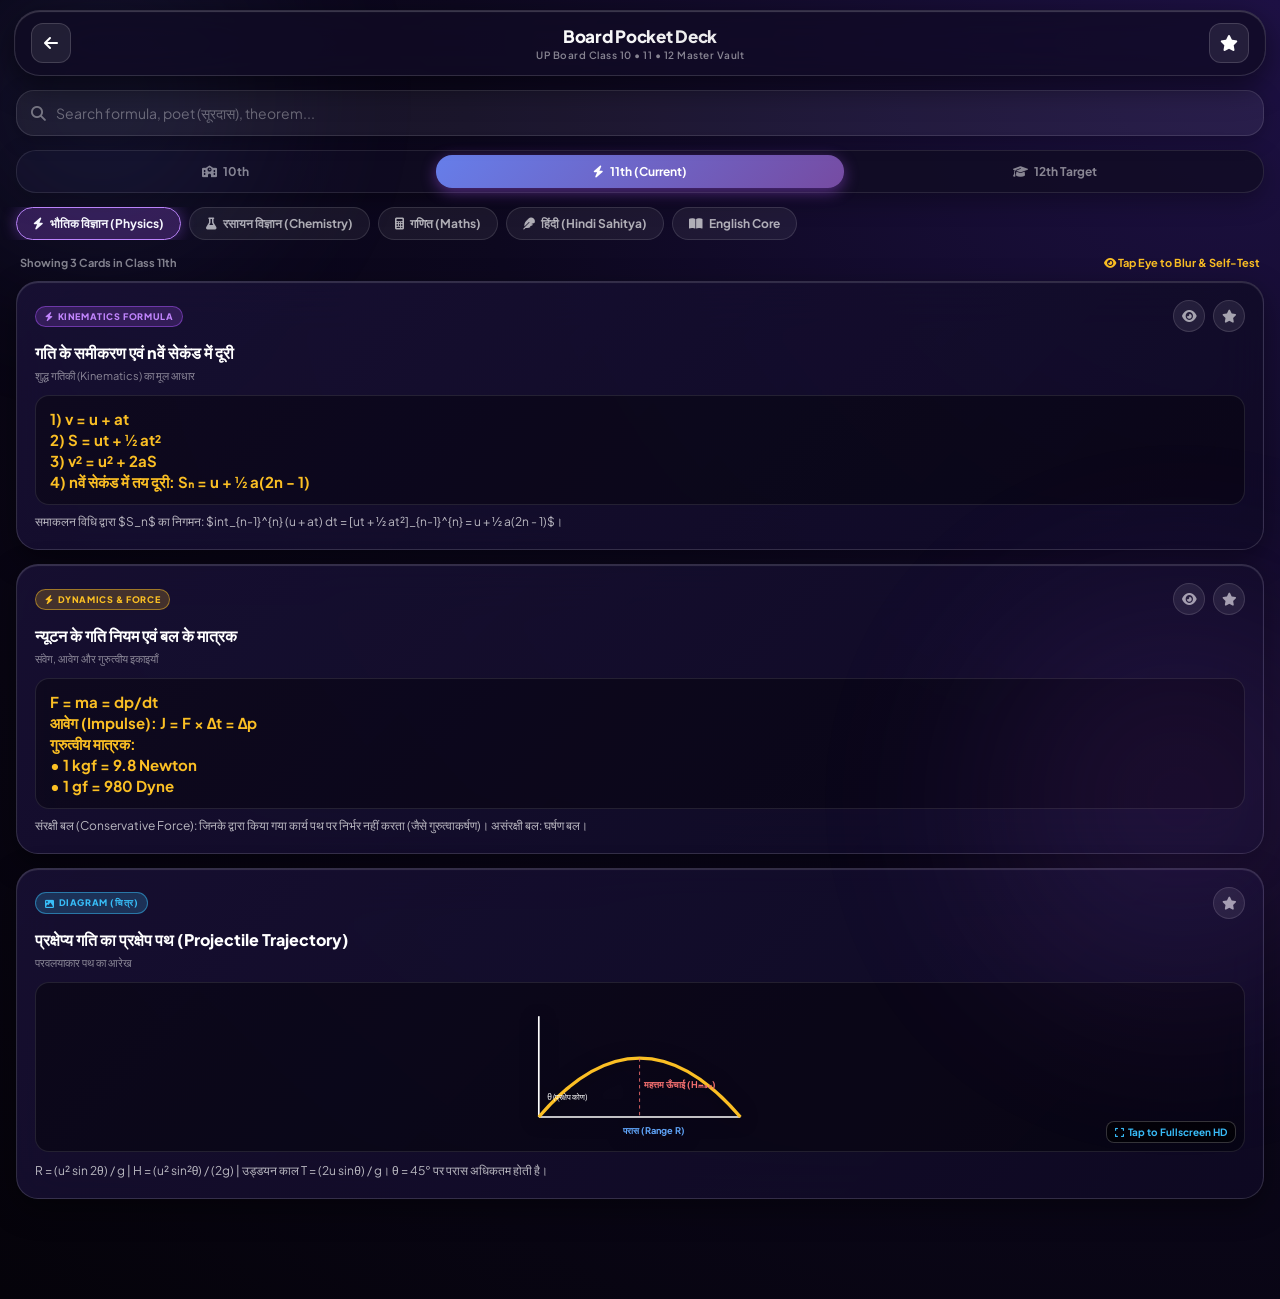
<file: board-deck.html>
<!DOCTYPE html>
<html lang="hi">
<head>
  <meta charset="UTF-8">
  <meta name="viewport" content="width=device-width, initial-scale=1.0, maximum-scale=1.0">
  <title>Board Pocket Deck - UP Board Master Vault</title>
  
  <!-- Modern Clean Typography -->
  <link href="https://fonts.googleapis.com/css2?family=Plus+Jakarta+Sans:wght@400;500;600;700;800;900&family=Outfit:wght@400;500;600;700;800;900&display=swap" rel="stylesheet">
  <link rel="stylesheet" href="https://cdnjs.cloudflare.com/ajax/libs/font-awesome/6.4.0/css/all.min.css">
  <link rel="stylesheet" href="style.css">
  <link rel="stylesheet" href="board-deck.css">
  <link rel="manifest" href="manifest.json">
  <link rel="icon" type="image/png" href="icon-192.png">
  <link rel="apple-touch-icon" href="icon-192.png">
  <meta name="theme-color" content="#0d0914">
</head>
<body class="deck-body">

  <!-- 🌟 FLOATING HEADER -->
  <header class="deck-header">
    <button class="deck-back-btn" onclick="window.location.href='index.html#hub'" title="Back to Hub">
      <i class="fa-solid fa-arrow-left"></i>
    </button>
    <div class="deck-header-title">
      <h2>Board Pocket Deck</h2>
      <p>UP Board Class 10 • 11 • 12 Master Vault</p>
    </div>
    <button class="deck-star-filter-btn" id="starFilterBtn" onclick="toggleStarFilter()" title="Filter Starred">
      <i class="fa-solid fa-star"></i>
    </button>
  </header>

  <!-- 🔍 LIVE SEARCH & FILTER BAR -->
  <div class="deck-search-section">
    <div class="deck-search-wrap">
      <i class="fa-solid fa-magnifying-glass deck-search-icon"></i>
      <input type="text" id="deckSearchInput" placeholder="Search formula, poet (सूरदास), theorem..." oninput="handleSearch(this.value)">
      <button class="deck-search-clear" id="searchClearBtn" onclick="clearSearch()" style="display:none;">
        <i class="fa-solid fa-xmark"></i>
      </button>
    </div>
  </div>

  <!-- 🎓 DYNAMIC ISLAND CLASS SWITCHER -->
  <div class="deck-class-switcher-container">
    <div class="deck-class-dock">
      <button class="class-pill" data-class="10" onclick="switchClass('10', this)">
        <i class="fa-solid fa-school"></i> 10th
      </button>
      <button class="class-pill active" data-class="11" onclick="switchClass('11', this)">
        <i class="fa-solid fa-bolt"></i> 11th (Current)
      </button>
      <button class="class-pill" data-class="12" onclick="switchClass('12', this)">
        <i class="fa-solid fa-graduation-cap"></i> 12th Target
      </button>
    </div>
  </div>

  <!-- 📚 SUBJECT TABS CAROUSEL -->
  <div class="deck-subj-carousel-container">
    <div class="deck-subj-carousel" id="subjTabsContainer">
      <!-- Injected dynamically based on selected class -->
    </div>
  </div>

  <!-- 📑 MAIN CONTENT CARDS CONTAINER -->
  <main class="deck-main-container">
    <div class="deck-stats-strip" id="deckStatsStrip">
      <span id="deckCountLabel">Showing 0 Cards</span>
      <span id="activeRecallTip"><i class="fa-solid fa-eye"></i> Tap Eye to Blur & Self-Test</span>
    </div>

    <div class="deck-cards-grid" id="deckCardsGrid">
      <!-- Flashcards, Formulae, Diagrams & Sahitya Cards Injected Here -->
    </div>
  </main>

  <!-- 🖼️ FULLSCREEN DIAGRAM LIGHTBOX MODAL -->
  <div class="deck-lightbox-overlay" id="deckLightbox" onclick="closeLightbox(event)">
    <div class="deck-lightbox-card" onclick="event.stopPropagation()">
      <div class="deck-lightbox-header">
        <h3 id="lightboxTitle">Diagram Title</h3>
        <button class="deck-lightbox-close" onclick="closeLightbox()"><i class="fa-solid fa-xmark"></i></button>
      </div>
      <div class="deck-lightbox-body" id="lightboxBody">
        <!-- Diagram SVG or Image rendered here -->
      </div>
      <div class="deck-lightbox-footer">
        <p id="lightboxDesc">Detailed key points and examination tips for this diagram.</p>
      </div>
    </div>
  </div>

  <script src="board-deck.js"></script>
</body>
</html>
</file>
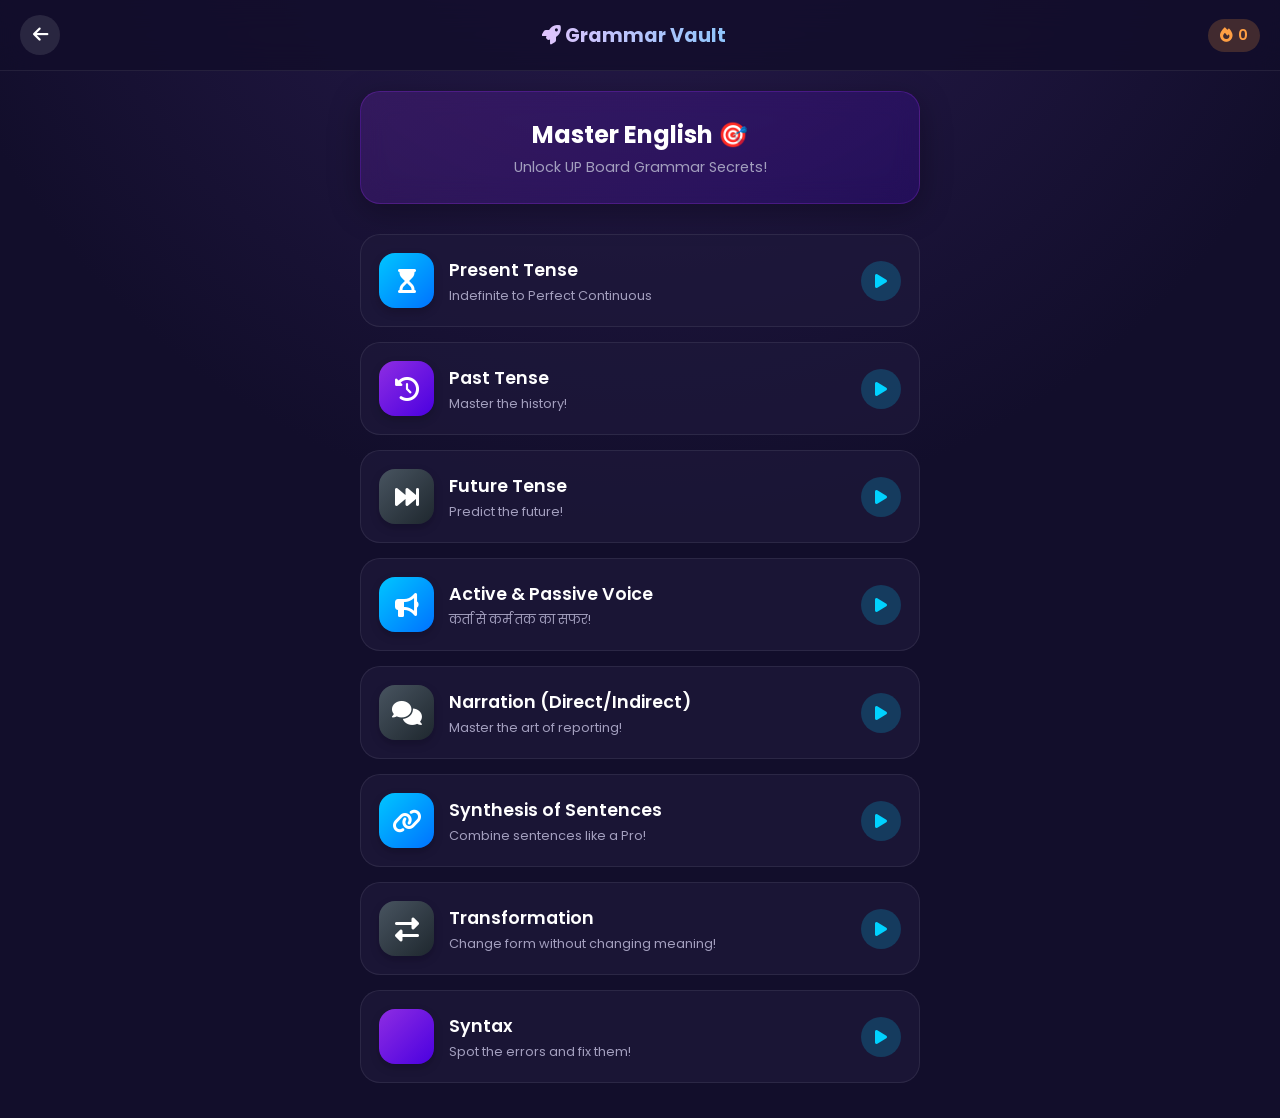
<file: grammar.html>
<!DOCTYPE html>
<html lang="en">
<head>
    <meta charset="UTF-8">
    <meta name="viewport" content="width=device-width, initial-scale=1.0, maximum-scale=1.0, user-scalable=no">
    <title>AnRu Focus - Grammar Vault</title>
    
    <!-- Premium Font: Poppins -->
    <link href="https://fonts.googleapis.com/css2?family=Poppins:wght@300;400;500;600;700;800&display=swap" rel="stylesheet">
    <!-- FontAwesome Icons -->
    <link rel="stylesheet" href="https://cdnjs.cloudflare.com/ajax/libs/font-awesome/6.4.0/css/all.min.css">
    
    <!-- CSS File Link -->
    <link rel="stylesheet" href="grammar.css">
</head>
<body>

    <!-- 🌟 Confetti Canvas (Celebration Effect) 🌟 -->
    <canvas id="confetti-canvas" class="hidden"></canvas>

    <!-- 🌟 Header: Matching AnRu Focus Theme -->
    <header class="anru-header">
        <button class="back-btn" onclick="window.location.href='index.html#hub'" id="header-back-btn">
            <i class="fa-solid fa-arrow-left"></i>
        </button>
        <div class="header-title-container">
            <h1 class="header-title" id="header-title"><i class="fa-solid fa-rocket"></i> Grammar Vault</h1>
        </div>
        <div class="header-stats">
            <div class="streak-badge"><i class="fa-solid fa-fire"></i> <span id="streak-count">0</span></div>
        </div>
    </header>

    <!-- 🌟 Main Container -->
    <main class="app-container">
        
        <!-- ========================================== -->
        <!-- VIEW 1: CHAPTER SELECTION (होम स्क्रीन) -->
        <!-- ========================================== -->
        <section id="chapter-view" class="view-section active-view fade-in">
            
            <div class="welcome-banner glass-panel">
                <h2>Master English 🎯</h2>
                <p>Unlock UP Board Grammar Secrets!</p>
            </div>

            <!-- Dynamic Chapters Container (JS will inject chapters here) -->
            <div id="dynamic-chapters-container" class="timeline-container">
                <div class="loader"><i class="fa-solid fa-circle-notch fa-spin"></i> Loading Modules...</div>
            </div>

        </section>

        <!-- ========================================== -->
        <!-- VIEW 2: RULE CARDS (सीखने वाला सेक्शन) -->
        <!-- ========================================== -->
        <section id="rule-view" class="view-section hidden">
            
            <!-- Progress Bar -->
            <div class="progress-container">
                <span id="current-step-text">Rule 1 of x</span>
                <div class="progress-track">
                    <div class="progress-fill gradient-purple" id="rule-progress"></div>
                </div>
            </div>
            
            <!-- Interactive Flashcard -->
            <div class="flashcard-wrapper">
                <div class="flashcard glass-panel" id="current-rule-card">
                    <!-- JS will inject rule content here -->
                </div>
            </div>

            <!-- Navigation Controls -->
            <div class="bottom-controls">
                <button id="prev-rule-btn" class="nav-btn btn-secondary" onclick="prevRule()"><i class="fa-solid fa-angle-left"></i> Prev</button>
                <button id="next-rule-btn" class="nav-btn btn-primary gradient-purple" onclick="nextRule()">Next <i class="fa-solid fa-angle-right"></i></button>
            </div>
        </section>

        <!-- ========================================== -->
        <!-- VIEW 3: SENTENCE BUILDER (प्रैक्टिस गेम) -->
        <!-- ========================================== -->
        <section id="practice-view" class="view-section hidden">
            <div class="practice-header">
                <h2>Sentence Builder 🛠️</h2>
                <p>Tap the words in the correct order!</p>
            </div>

            <!-- Target Hindi Sentence -->
            <div class="target-sentence-box glass-panel">
                <p class="hindi-text" id="target-hindi">Loading...</p>
            </div>

            <!-- Answer Drop Zone -->
            <div class="answer-zone" id="answer-zone">
                <!-- User selected words will appear here -->
            </div>

            <!-- Word Chips Bank -->
            <div class="word-bank" id="word-bank">
                <!-- Draggable/Clickable words will be injected here by JS -->
            </div>

            <!-- Action Buttons for Practice -->
            <div class="practice-actions">
                <div class="secondary-actions">
                    <button id="show-answer-btn" class="nav-btn btn-secondary" onclick="showAnswer()">
                        <i class="fa-solid fa-eye"></i> Show Answer
                    </button>
                    <button id="clear-btn" class="nav-btn btn-secondary" onclick="clearSentence()">
                        <i class="fa-solid fa-eraser"></i> Clear
                    </button>
                </div>
                
                <button id="check-answer-btn" class="submit-btn gradient-purple" onclick="checkAnswer()">
                    Check Answer <i class="fa-solid fa-check-double"></i>
                </button>
            </div>
        </section>

    </main>

    <!-- ========================================== -->
    <!-- SUCCESS MODAL (Chapter Complete Popup) -->
    <!-- ========================================== -->
    <div id="success-modal" class="modal-overlay hidden">
        <div class="modal-box glass-panel bounce-in">
            <div class="modal-icon"><i class="fa-solid fa-trophy"></i></div>
            <h2 class="modal-title">Chapter Completed!</h2>
            <p class="modal-text">Awesome job! You have successfully mastered this topic.</p>
            <div class="modal-stats">
                <div class="stat-box">
                    <span class="stat-val" id="modal-streak">🔥 0</span>
                    <span class="stat-label">Total Streak</span>
                </div>
            </div>
            <button class="submit-btn gradient-blue" onclick="closeSuccessModal()">Continue Journey <i class="fa-solid fa-arrow-right"></i></button>
        </div>
    </div>

    <!-- Audio Effects -->
    <audio id="sound-correct" src="https://assets.mixkit.co/sfx/preview/mixkit-correct-answer-tone-2870.mp3" preload="auto"></audio>
    <audio id="sound-wrong" src="https://assets.mixkit.co/sfx/preview/mixkit-wrong-answer-fail-notification-946.mp3" preload="auto"></audio>
    <audio id="sound-complete" src="https://assets.mixkit.co/sfx/preview/mixkit-winning-chimes-2015.mp3" preload="auto"></audio>

    <!-- JS File Link -->
    <script src="grammar.js"></script>
</body>
</html>
</file>
<file: style.css>
/* ████████████████████████████████████████████████████████████
                  1. ROOT VARIABLES & THEMES 
████████████████████████████████████████████████████████████ 
*/
:root {
  --p1: #667eea; --p2: #764ba2; --p3: #a855f7; --p4: #ec4899; --p5: #f472b6;
  --grad: linear-gradient(135deg, var(--p1) 0%, var(--p2) 50%, var(--p3) 100%);
  --bgGrad: linear-gradient(160deg, #0f0c29 0%, #302b63 40%, #24243e 70%, #1a0533 100%);
  --glass: rgba(255,255,255,0.08); --glass2: rgba(255,255,255,0.13);
  --glassBorder: rgba(255,255,255,0.18);
  --text: #ffffff; --textMuted: rgba(255,255,255,0.55); --textSub: rgba(255,255,255,0.75);
  --success: #4ade80; --danger: #f87171; --warn: #fbbf24;
  --shadow: 0 25px 50px rgba(102,126,234,0.3); --shadowSm: 0 8px 25px rgba(102,126,234,0.25);
  --r: 20px; --rSm: 12px;
}

body.theme-matrix {
  --p1: #00ff87; --p2: #60efff; --p3: #0061ff; 
  --grad: linear-gradient(135deg, var(--p1) 0%, var(--p2) 50%, var(--p3) 100%);
  --bgGrad: linear-gradient(160deg, #021108 0%, #062b19 40%, #011409 100%);
  --shadow: 0 25px 50px rgba(0,255,135,0.2); --shadowSm: 0 8px 25px rgba(0,255,135,0.15);
}
body.theme-cyber {
  --p1: #ff0055; --p2: #ff0044; --p3: #2b00ff; 
  --grad: linear-gradient(135deg, var(--p1) 0%, var(--p2) 50%, var(--p3) 100%);
  --bgGrad: linear-gradient(160deg, #1f000b 0%, #2e0013 40%, #0d001a 100%);
  --shadow: 0 25px 50px rgba(255,0,85,0.2); --shadowSm: 0 8px 25px rgba(255,0,85,0.15);
}
body.theme-ocean {
  --p1: #00c6ff; --p2: #0072ff; --p3: #0052d4; 
  --grad: linear-gradient(135deg, var(--p1) 0%, var(--p2) 50%, var(--p3) 100%);
  --bgGrad: linear-gradient(160deg, #001f3f 0%, #0f3460 50%, #001f3f 100%);
  --shadow: 0 25px 50px rgba(0,198,255,0.2); --shadowSm: 0 8px 25px rgba(0,198,255,0.15);
}

/* --- NEW PREMIUM THEMES (Phase 2) --- */
body.theme-sunset {
  --p1: #ff7e5f; --p2: #feb47b; --p3: #ff9966; 
  --grad: linear-gradient(135deg, var(--p1) 0%, var(--p2) 50%, var(--p3) 100%);
  --bgGrad: linear-gradient(160deg, #3a1c11 0%, #4a1525 40%, #220b12 100%);
  --shadow: 0 25px 50px rgba(255,126,95,0.2); --shadowSm: 0 8px 25px rgba(255,126,95,0.15);
}
body.theme-gold {
  --p1: #bf953f; --p2: #fcf6ba; --p3: #b38728; 
  --grad: linear-gradient(135deg, var(--p1) 0%, var(--p2) 50%, var(--p3) 100%);
  --bgGrad: linear-gradient(160deg, #111111 0%, #222222 40%, #050505 100%);
  --shadow: 0 25px 50px rgba(191,149,63,0.2); --shadowSm: 0 8px 25px rgba(191,149,63,0.15);
}

/* ████████████████████████████████████████████████████████████
                  2. GENERAL APP LAYOUT & FIXES 
████████████████████████████████████████████████████████████ 
*/
* { box-sizing: border-box; margin: 0; padding: 0; -webkit-tap-highlight-color: transparent; user-select: none; -webkit-user-select: none;}
html { scroll-behavior: smooth; }
body { font-family: 'Outfit', sans-serif; min-height: 100vh; background: var(--bgGrad); background-attachment: fixed; color: var(--text); overflow-x: hidden; transition: background 0.5s ease; }
body::before, body::after { content: ''; position: fixed; border-radius: 50%; filter: blur(80px); pointer-events: none; z-index: 0; animation: orbFloat 8s ease-in-out infinite; }
body::before { width: 500px; height: 500px; background: radial-gradient(circle, var(--p1), transparent 70%); opacity:0.15; top: -150px; left: -150px; }
body::after { width: 600px; height: 600px; background: radial-gradient(circle, var(--p3), transparent 70%); opacity:0.15; bottom: -200px; right: -200px; animation-delay: -4s; }
@keyframes orbFloat { 0%,100% { transform: translate(0,0) scale(1); } 33% { transform: translate(30px,-30px) scale(1.05); } 66% { transform: translate(-20px,20px) scale(0.95); } }

.screen { display: none; min-height: 100vh; position: relative; z-index: 1; }
.screen.active { display: flex; flex-direction: column; }
.glass { background: var(--glass); backdrop-filter: blur(20px); border: 1px solid var(--glassBorder); border-radius: var(--r); transition: all 0.3s ease; }
.glass2 { background: var(--glass2); backdrop-filter: blur(30px); border: 1px solid rgba(255,255,255,0.22); border-radius: var(--r); }

.glass:hover { box-shadow: 0 8px 30px rgba(0,0,0,0.2); border-color: rgba(255,255,255,0.25); }

/* Buttons & Inputs */
.btn { display: inline-flex; align-items: center; justify-content: center; gap: 8px; padding: 13px 22px; border: none; cursor: pointer; font-family: 'Outfit', sans-serif; font-weight: 700; font-size: 14px; border-radius: var(--rSm); transition: all 0.25s; position: relative; overflow: hidden; }
.btn::after { content: ''; position: absolute; inset: 0; background: rgba(255,255,255,0); transition: background 0.2s; }
.btn:hover::after { background: rgba(255,255,255,0.08); }
.btn:active { transform: scale(0.96) !important; }
.btn-grad { background: var(--grad); color: #fff; box-shadow: 0 4px 20px rgba(102,126,234,0.5); width: 100%; font-size: 15px; padding: 15px; }
.btn-grad:hover { transform: translateY(-3px); box-shadow: var(--shadow); }
.btn-glass { background: var(--glass); border: 1px solid var(--glassBorder); color: var(--textSub); width: 100%; font-size: 14px; padding: 13px; }
.btn-glass:hover { background: var(--glass2); color: #fff; transform: translateY(-2px); box-shadow: var(--shadowSm); }
.btn-sm { padding: 10px 18px; background: var(--grad); color: #fff; border-radius: 10px; box-shadow: var(--shadowSm); font-size: 13px; }
.btn-sm:hover { transform: translateY(-2px); box-shadow: var(--shadow); }
.btn-icon { width: 38px; height: 38px; border-radius: 50%; padding: 0; background: var(--glass); border: 1px solid var(--glassBorder); color: var(--textMuted); font-size: 15px; flex-shrink: 0; display:flex; align-items:center; justify-content:center; transition: all 0.3s; }
.btn-icon:hover { background: rgba(255,255,255,0.15); color: #fff; transform: scale(1.1); box-shadow: 0 0 10px rgba(255,255,255,0.1); }

.inp-wrap { position: relative; margin-bottom: 12px; }
.inp-wrap .ico { position: absolute; left: 14px; top: 50%; transform: translateY(-50%); font-size: 16px; pointer-events: none; }
.inp-wrap textarea + .ico, .inp-wrap.area .ico { top: 16px; transform: none; }
input, textarea, select { width: 100%; background: rgba(255,255,255,0.07); border: 1px solid rgba(255,255,255,0.12); border-radius: var(--rSm); color: var(--text); font-family: 'Outfit', sans-serif; font-size: 14px; padding: 13px 14px 13px 42px; transition: all 0.25s; user-select: text; -webkit-user-select: text;}
textarea { padding-top: 12px; resize: none; }
select { cursor: pointer; }
select option { background: #302b63; color: #fff; }
input:focus, textarea:focus, select:focus { outline: none; border-color: var(--p1); background: rgba(255,255,255,0.1); box-shadow: 0 0 0 3px rgba(255,255,255,0.15); }
input::placeholder, textarea::placeholder { color: var(--textMuted); }
.row2 .inp-wrap input, .row2 .inp-wrap select { padding-left: 14px; }

/* ████████████████████████████████████████████████████████████
                  3. LOGIN & REGISTER SCREEN 
████████████████████████████████████████████████████████████ 
*/
#loginScreen { align-items: center; justify-content: center; padding: 20px; }
.auth-container { width: 100%; max-width: 420px; margin: auto; }
.auth-hero { text-align: center; margin-bottom: 36px; animation: heroIn 0.8s cubic-bezier(0.34,1.56,0.64,1); }
@keyframes heroIn { from { opacity: 0; transform: translateY(-30px) scale(0.9); } to { opacity: 1; transform: translateY(0) scale(1); } }
.logo-ring { width: 80px; height: 80px; margin: 0 auto 18px; position: relative; }
.logo-ring::before { content: ''; position: absolute; inset: -3px; border-radius: 50%; background: var(--grad); animation: spin 4s linear infinite; mask: radial-gradient(transparent 60%, black 60%); -webkit-mask: radial-gradient(transparent 60%, black 60%); }
@keyframes spin { to { transform: rotate(360deg); } }
.logo-inner { position: absolute; inset: 3px; border-radius: 50%; background: var(--grad); display: flex; align-items: center; justify-content: center; font-size: 30px; box-shadow: inset 0 2px 10px rgba(0,0,0,0.3), 0 0 40px rgba(255,255,255,0.2); }
.auth-hero h1 { font-family: 'Playfair Display', serif; font-size: 36px; font-weight: 900; background: linear-gradient(135deg, #fff 30%, rgba(255,255,255,0.6)); -webkit-background-clip: text; -webkit-text-fill-color: transparent; line-height: 1.1; }
.auth-hero p { color: var(--textMuted); font-size: 13px; margin-top: 8px; }
.auth-card { padding: 32px 28px; animation: cardIn 0.6s cubic-bezier(0.34,1.56,0.64,1) 0.2s both; }
@keyframes cardIn { from { opacity: 0; transform: translateY(30px) scale(0.95); } to { opacity: 1; transform: translateY(0) scale(1); } }
.tab-switcher { display: flex; background: rgba(255,255,255,0.05); border: 1px solid rgba(255,255,255,0.1); border-radius: 12px; padding: 4px; margin-bottom: 22px; }
.tab-btn { flex: 1; padding: 10px; border: none; background: transparent; color: var(--textMuted); font-family: 'Outfit', sans-serif; font-size: 14px; font-weight: 600; border-radius: 9px; cursor: pointer; transition: all 0.3s; }
.tab-btn.active { background: var(--grad); color: #fff; box-shadow: 0 4px 15px rgba(0,0,0,0.2); transform: scale(1.02); }
.form-panel { display: none; animation: fadeUp 0.3s ease; }
.form-panel.active { display: block; }
.err-box { display: none; background: rgba(248,113,113,0.1); border: 1px solid rgba(248,113,113,0.3); color: var(--danger); padding: 10px 14px; border-radius: 10px; font-size: 13px; margin-bottom: 14px; }
.divider { text-align: center; color: var(--textMuted); font-size: 12px; margin: 18px 0; position: relative; }
.divider::before, .divider::after { content: ''; position: absolute; top: 50%; width: 40%; height: 1px; background: rgba(255,255,255,0.1); }
.divider::before { left: 0; } .divider::after { right: 0; }

/* ████████████████████████████████████████████████████████████
                  4. NAVIGATION (TOP BAR & BOTTOM TABS) 
████████████████████████████████████████████████████████████ 
*/
#appScreen { flex-direction: column; }
.top-nav { display: flex; align-items: center; justify-content: space-between; padding: 14px 18px; background: rgba(15,12,41,0.7); backdrop-filter: blur(30px); border-bottom: 1px solid rgba(255,255,255,0.08); position: sticky; top: 0; z-index: 200; }
.nav-brand { font-family: 'Playfair Display', serif; font-size: 20px; font-weight: 900; background: var(--grad); -webkit-background-clip: text; -webkit-text-fill-color: transparent; }
.nav-right { display: flex; align-items: center; gap: 10px; }
.nav-avatar { width: 36px; height: 36px; background: var(--grad); border-radius: 50%; display: flex; align-items: center; justify-content: center; font-size: 14px; font-weight: 800; cursor: pointer; box-shadow: 0 0 15px rgba(0,0,0,0.3); transition: transform 0.2s; background-position: center; background-size: cover; border: 2px solid rgba(255,255,255,0.2); }
.nav-avatar:hover { transform: scale(1.1); }
.btn-logout { padding: 7px 14px; background: rgba(248,113,113,0.1); border: 1px solid rgba(248,113,113,0.2); border-radius: 8px; color: var(--danger); font-size: 12px; font-weight: 600; cursor: pointer; transition: all 0.2s; }
.btn-logout:hover { background: var(--danger); color: #fff; }

/* =========================================================
   🍏 APPLE-STYLE FLOATING GLASS DOCK (DYNAMIC ISLAND TAB BAR)
   ========================================================= */
.bottom-nav {
  position: fixed;
  bottom: 12px;
  left: 14px;
  right: 14px;
  max-width: 480px;
  margin: 0 auto;
  height: 64px;
  display: flex;
  align-items: center;
  justify-content: space-around;
  background: rgba(16, 12, 34, 0.78);
  backdrop-filter: blur(40px) saturate(200%);
  -webkit-backdrop-filter: blur(40px) saturate(200%);
  border: 1px solid rgba(255, 255, 255, 0.16);
  border-radius: 32px;
  box-shadow: 0 16px 40px rgba(0, 0, 0, 0.65), 
              inset 0 1px 1px rgba(255, 255, 255, 0.22),
              0 0 25px rgba(168, 85, 247, 0.15);
  padding: 0 8px;
  z-index: 999;
  transition: transform 0.4s cubic-bezier(0.16, 1, 0.3, 1), box-shadow 0.3s;
}

.bnav-item {
  flex: 1;
  display: flex;
  flex-direction: column;
  align-items: center;
  justify-content: center;
  gap: 3px;
  height: 52px;
  background: transparent;
  border: none;
  color: rgba(255, 255, 255, 0.45);
  font-family: 'Outfit', -apple-system, sans-serif;
  font-size: 10px;
  font-weight: 600;
  letter-spacing: 0.3px;
  cursor: pointer;
  position: relative;
  border-radius: 26px;
  transition: all 0.3s cubic-bezier(0.16, 1, 0.3, 1);
}

.bnav-item .bni {
  font-size: 20px;
  transition: all 0.3s cubic-bezier(0.16, 1, 0.3, 1);
  display: flex;
  align-items: center;
  justify-content: center;
}

.bnav-item:hover {
  color: rgba(255, 255, 255, 0.85);
}

.bnav-item.active {
  color: #ffffff;
  background: radial-gradient(circle at center, rgba(168, 85, 247, 0.25) 0%, transparent 75%);
}

.bnav-item.active .bni {
  transform: scale(1.18) translateY(-2px);
  color: #ffffff;
  filter: drop-shadow(0 0 10px rgba(168, 85, 247, 0.9));
}

/* Apple-style floating active indicator dot/pill */
.bnav-item.active::after {
  content: '';
  position: absolute;
  bottom: 4px;
  width: 14px;
  height: 3px;
  background: linear-gradient(90deg, var(--p1), var(--p2));
  border-radius: 4px;
  box-shadow: 0 0 10px var(--p1), 0 0 4px var(--p2);
}

.bnav-item:active {
  transform: scale(0.92);
}

.bnav-badge {
  position: absolute;
  top: 4px;
  right: calc(50% - 18px);
  background: linear-gradient(135deg, #ef4444, #f43f5e);
  color: #ffffff;
  font-size: 9px;
  font-weight: 800;
  min-width: 18px;
  height: 18px;
  border-radius: 10px;
  display: flex;
  align-items: center;
  justify-content: center;
  padding: 0 4px;
  box-shadow: 0 2px 8px rgba(239, 68, 68, 0.6);
  border: 2px solid rgba(16, 12, 34, 0.95);
  animation: badgePulse 2s infinite;
}

@keyframes badgePulse {
  0%, 100% { transform: scale(1); }
  50% { transform: scale(1.12); box-shadow: 0 0 12px rgba(239, 68, 68, 0.9); }
}

/* ████████████████████████████████████████████████████████████
                  5. DASHBOARD ELEMENTS 
████████████████████████████████████████████████████████████ 
*/
.main-content { flex: 1; padding: 18px 16px 100px; overflow-y: auto; overflow-x: hidden; transition: opacity 0.3s; }
.main-content::-webkit-scrollbar { display: none; }
.page { display: none; width: 100%; }
.page.active { display: block; animation: pageIn 0.4s cubic-bezier(0.34,1.2,0.64,1); }
.page.active.timer-page { display: flex; flex-direction: column; align-items: center; width: 100%; }
@keyframes pageIn { from { opacity: 0; transform: translateY(18px); } to { opacity: 1; transform: translateY(0); } }

.sec-head { display: flex; align-items: center; justify-content: space-between; margin-bottom: 14px; }
.sec-title { font-family: 'Playfair Display', serif; font-size: 18px; font-weight: 700; }
.see-all { background: none; border: none; color: var(--p1); font-family: 'Outfit', sans-serif; font-size: 13px; font-weight: 600; cursor: pointer; transition: 0.2s;}
.see-all:hover { color: var(--p3); transform: translateX(2px); }

.welcome-banner { border-radius: var(--r); padding: 22px 20px; margin-bottom: 18px; background: var(--grad); border: 1px solid rgba(255,255,255,0.1); position: relative; overflow: hidden; box-shadow: var(--shadowSm); transition: transform 0.3s;}
.welcome-banner:hover { transform: translateY(-3px); box-shadow: var(--shadow); }
.welcome-banner::before { content: '🚀'; position: absolute; right: -10px; top: 50%; transform: translateY(-50%); font-size: 72px; opacity: 0.15; animation: rocketFloat 3s ease-in-out infinite; }
.welcome-banner h2 { font-size: 22px; font-weight: 800; margin-bottom: 4px; }
.welcome-banner p { color: rgba(255,255,255,0.85); font-size: 13px; }
.welcome-banner .date-chip { display: inline-flex; align-items: center; gap: 5px; background: rgba(0,0,0,0.15); border: 1px solid rgba(255,255,255,0.1); padding: 4px 10px; border-radius: 20px; font-size: 11px; font-weight: 600; margin-top: 10px; }

.vault-banner { display: flex; align-items: center; justify-content: space-between; padding: 14px; background: rgba(236,72,153,0.12); border: 1px solid rgba(236,72,153,0.25); border-radius: 14px; margin-bottom: 14px; cursor: pointer; transition: all 0.3s; }
.vault-banner:hover { transform: translateY(-3px); box-shadow: 0 8px 20px rgba(236,72,153,0.2); border-color: rgba(236,72,153,0.5); }
.vault-banner:active { transform: scale(0.98); }

.stats-grid { display: grid; grid-template-columns: 1fr 1fr; gap: 12px; margin-bottom: 18px; }
.stat-card { padding: 18px 16px; border-radius: var(--r); position: relative; overflow: hidden; transition: all 0.3s cubic-bezier(0.25, 0.8, 0.25, 1); cursor: pointer; }
.stat-card:hover { transform: translateY(-4px) scale(1.02); box-shadow: 0 10px 25px rgba(0,0,0,0.3); z-index: 2; border-color: rgba(255,255,255,0.3); }

.stat-card.sc1 { background: linear-gradient(135deg, rgba(102,126,234,0.15), rgba(102,126,234,0.05)); border: 1px solid rgba(102,126,234,0.2); }
.stat-card.sc2 { background: linear-gradient(135deg, rgba(236,72,153,0.15), rgba(236,72,153,0.05)); border: 1px solid rgba(236,72,153,0.2); }
.stat-card.sc3 { background: linear-gradient(135deg, rgba(74,222,128,0.15), rgba(74,222,128,0.05)); border: 1px solid rgba(74,222,128,0.2); }
.stat-card.sc4 { background: linear-gradient(135deg, rgba(251,191,36,0.15), rgba(251,191,36,0.05)); border: 1px solid rgba(251,191,36,0.2); }
.stat-card .si { font-size: 26px; margin-bottom: 8px; transition: transform 0.3s; }
.stat-card:hover .si { transform: scale(1.2) rotate(5deg); }
.stat-card .sn { font-family: 'Playfair Display', serif; font-size: 32px; font-weight: 700; line-height: 1; }
.stat-card .sl { font-size: 12px; color: var(--textMuted); margin-top: 3px; font-weight: 500; }
.stat-card::after { content: ''; position: absolute; right: -20px; bottom: -20px; width: 80px; height: 80px; border-radius: 50%; background: currentColor; opacity: 0.06; transition: 0.3s; }
.stat-card:hover::after { transform: scale(1.2); opacity: 0.1; }

.prog-card { padding: 20px; margin-bottom: 18px; display: flex; align-items: center; gap: 18px; }
.ring-wrap { position: relative; width: 90px; height: 90px; flex-shrink: 0; }
.ring-wrap svg { transform: rotate(-90deg); filter: drop-shadow(0 0 10px rgba(0,0,0,0.2)); }
.ring-bg { fill: none; stroke: rgba(255,255,255,0.08); stroke-width: 8; }
.ring-fill { fill: none; stroke-width: 8; stroke-linecap: round; stroke-dasharray: 245; stroke-dashoffset: 245; transition: stroke-dashoffset 1.2s; stroke: var(--p1); }
.ring-text { position: absolute; inset: 0; display: flex; align-items: center; justify-content: center; flex-direction: column; }
.ring-pct { font-size: 18px; font-weight: 800; font-family: 'Playfair Display', serif; }
.ring-done { font-size: 10px; color: var(--textMuted); }
.prog-bar { height: 5px; border-radius: 5px; background: rgba(255,255,255,0.08); margin-top: 12px; overflow: hidden; }
.prog-bar-fill { height: 100%; background: var(--grad); border-radius: 5px; transition: width 1.2s; }

/* ████████████████████████████████████████████████████████████
                  6. TASKS, SPLIT MODE & NEON TAGS 
████████████████████████████████████████████████████████████ 
*/
.add-card { padding: 18px; margin-bottom: 16px; }
.add-card h3 { font-size: 15px; font-weight: 700; margin-bottom: 14px; display: flex; align-items: center; gap: 8px; }
.row2 { display: grid; grid-template-columns: 1fr 1fr; gap: 10px; }
.pri-group { display: flex; gap: 8px; margin-bottom: 12px; }
.pri-btn { flex: 1; padding: 9px 6px; border: 1px solid rgba(255,255,255,0.12); border-radius: 10px; background: transparent; color: var(--textMuted); font-family: 'Outfit', sans-serif; font-size: 12px; font-weight: 700; cursor: pointer; transition: all 0.25s; text-align: center; }
.pri-btn.sel-low { border-color: var(--success); color: var(--success); background: rgba(74,222,128,0.12); }
.pri-btn.sel-med { border-color: var(--warn); color: var(--warn); background: rgba(251,191,36,0.12); }
.pri-btn.sel-high { border-color: var(--danger); color: var(--danger); background: rgba(248,113,113,0.12); }
.chip-scroll { display: flex; gap: 8px; overflow-x: auto; margin-bottom: 16px; padding-bottom: 4px; }
.chip-scroll::-webkit-scrollbar { display: none; }
.fchip { padding: 8px 16px; border: 1px solid rgba(255,255,255,0.12); border-radius: 20px; background: transparent; color: var(--textMuted); font-size: 12px; font-weight: 600; white-space: nowrap; cursor: pointer; transition: 0.3s;}
.fchip:hover { background: rgba(255,255,255,0.1); color: #fff;}
.fchip.active { background: var(--grad); border-color: transparent; color: #fff; box-shadow: var(--shadowSm); }
.task-item { background: var(--glass); border: 1px solid var(--glassBorder); border-radius: 16px; padding: 14px; margin-bottom: 10px; display: flex; align-items: flex-start; gap: 12px; transition: all 0.3s; position: relative; overflow: hidden; }
.task-item:hover { transform: translateY(-2px); box-shadow: 0 5px 15px rgba(0,0,0,0.2); border-color: rgba(255,255,255,0.3);}
.task-item::before { content: ''; position: absolute; left: 0; top: 0; bottom: 0; width: 4px; border-radius: 4px 0 0 4px; }
.task-item.p-low::before { background: var(--success); }
.task-item.p-med::before { background: var(--warn); }
.task-item.p-high::before { background: var(--danger); }
.task-item.done { opacity: 0.5; }
.task-item.done .task-name { text-decoration: line-through; color: var(--textMuted); }

.task-item.notes-pending { border-color: var(--warn); background: linear-gradient(135deg, rgba(251,191,36,0.06), rgba(255,255,255,0.05)); }
.split-btn-group { display: flex; gap: 6px; margin-top: 10px; width: 100%; }
.split-btn { flex: 1; padding: 6px 10px; border-radius: 8px; font-size: 11px; font-weight: 700; border: 1px solid rgba(255,255,255,0.15); background: rgba(255,255,255,0.05); color: var(--textSub); cursor: pointer; display: inline-flex; align-items: center; justify-content: center; gap: 4px; transition: all 0.2s; }
.split-btn:hover { background: rgba(255,255,255,0.15); color: #fff;}
.split-btn.active-watched { background: rgba(74,222,128,0.2); border-color: var(--success); color: var(--success); }
.split-btn.active-notes { background: rgba(102,126,234,0.2); border-color: var(--p1); color: #fff; }

.check-circle { width: 24px; height: 24px; border-radius: 50%; border: 2px solid rgba(255,255,255,0.2); background: transparent; cursor: pointer; display: flex; align-items: center; justify-content: center; flex-shrink: 0; margin-top: 1px; font-size: 12px; transition: 0.2s;}
.check-circle:hover { border-color: var(--success); background: rgba(74,222,128,0.1); }
.check-circle.checked { background: var(--success); border-color: var(--success); color: #fff; }
.task-body { flex: 1; min-width: 0; }
.task-name { font-size: 14px; font-weight: 600; margin-bottom: 5px; white-space: nowrap; overflow: hidden; text-overflow: ellipsis; }
.task-tags { display: flex; flex-wrap: wrap; gap: 5px; }
.ttag { display: inline-flex; align-items: center; gap: 3px; background: rgba(255,255,255,0.07); border: 1px solid rgba(255,255,255,0.1); padding: 2px 8px; border-radius: 4px; font-size: 11px; color: var(--textMuted); font-weight: 500; }

.ttag.neon-rev { background: rgba(236, 72, 153, 0.2); border-color: var(--p4); color: var(--p4); box-shadow: 0 0 8px rgba(236, 72, 153, 0.4); animation: pulseNeon 2s infinite; font-weight:700; }
@keyframes pulseNeon { 0%, 100% { opacity:1; box-shadow: 0 0 8px rgba(236, 72, 153, 0.4); } 50% { opacity:0.8; box-shadow: 0 0 15px rgba(236, 72, 153, 0.8); } }

.task-note { font-size: 12px; color: var(--textMuted); margin-top: 5px; }
.task-actions { display: flex; flex-direction: column; gap: 6px; }

.subtasks-container { margin-top: 8px; padding-left: 4px; display: flex; flex-direction: column; gap: 4px; }
.subtask-row { display: flex; align-items: center; gap: 6px; font-size: 12px; color: var(--textSub); }
.subtask-check { width: 14px; height: 14px; border-radius: 3px; border: 1px solid rgba(255,255,255,0.3); background: transparent; cursor: pointer; display: flex; align-items: center; justify-content: center; font-size: 9px; }
.subtask-check.checked { background: var(--p1); border-color: var(--p1); color: #fff; }
.subtask-text.done { text-decoration: line-through; color: var(--textMuted); }

/* ████████████████████████████████████████████████████████████
                  7. TIMER & ZEN MODE 
████████████████████████████████████████████████████████████ 
*/
.timer-mode-toggle { display: flex; background: rgba(255,255,255,0.05); border: 1px solid rgba(255,255,255,0.1); border-radius: 14px; padding: 4px; margin-bottom: 24px; width: 100%; overflow-x: auto; scrollbar-width: none;}
.timer-mode-toggle::-webkit-scrollbar { display: none; }
.tmode-btn { flex: 1; padding: 10px 8px; border: none; background: transparent; color: var(--textMuted); font-family: 'Outfit', sans-serif; font-size: 12px; font-weight: 600; border-radius: 10px; cursor: pointer; transition: all 0.3s; white-space: nowrap; }
.tmode-btn.active { background: var(--grad); color: #fff; box-shadow: var(--shadowSm); }
.timer-display { width: 220px; height: 220px; position: relative; margin: 0 auto 24px; }
.timer-display svg { transform: rotate(-90deg); }
.timer-track { fill: none; stroke: rgba(255,255,255,0.07); stroke-width: 10; }
.timer-prog { fill: none; stroke-width: 10; stroke-linecap: round; stroke-dasharray: 628; stroke-dashoffset: 0; transition: stroke-dashoffset 0.5s linear, stroke 0.5s; filter: drop-shadow(0 0 12px currentColor); stroke:var(--p1); }
.timer-content { position: absolute; inset: 0; display: flex; flex-direction: column; align-items: center; justify-content: center; }
.timer-time { font-family: 'Playfair Display', serif; font-size: 52px; font-weight: 900; line-height: 1; background: var(--grad); -webkit-background-clip: text; -webkit-text-fill-color: transparent; transition: all 0.3s; }
.timer-label { font-size: 13px; color: var(--textMuted); margin-top: 4px; font-weight: 500; }
.timer-session { font-size: 11px; color: var(--p3); margin-top: 2px; }
.timer-controls { display: flex; gap: 20px; align-items: center; justify-content: center; margin-bottom: 24px; width: 100%; }
.tbtn { width: 52px; height: 52px; border-radius: 50%; border: none; cursor: pointer; font-size: 20px; display: flex; align-items: center; justify-content: center; transition: all 0.25s; }
.tbtn:active { transform: scale(0.9); }
.tbtn-main { width: 68px; height: 68px; background: var(--grad); box-shadow: 0 4px 25px rgba(0,0,0,0.3); font-size: 26px; color:#fff;}
.tbtn-main:hover { transform: scale(1.05); box-shadow: var(--shadowSm); }
.tbtn-sec { background: var(--glass); border: 1px solid var(--glassBorder); color: var(--textSub); }
.tbtn-sec:hover { background: rgba(255,255,255,0.15); color: #fff; }
.timer-presets { display: grid; grid-template-columns: repeat(5, 1fr); gap: 8px; width: 100%; margin-bottom: 20px; }
.preset-btn { padding: 10px 0; border: 1px solid rgba(255,255,255,0.12); border-radius: 10px; background: transparent; color: var(--textMuted); font-family: 'Outfit', sans-serif; font-size: 12px; font-weight: 600; cursor: pointer; transition: all 0.25s; text-align: center; }
.preset-btn:hover { background: rgba(255,255,255,0.1); color: #fff; }
.preset-btn.active { border-color: var(--p1); color: var(--p1); background: rgba(255,255,255,0.1); }
.session-log { width: 100%; }
.session-entry { display: flex; align-items: center; gap: 12px; padding: 12px 14px; background: var(--glass); border: 1px solid var(--glassBorder); border-radius: 12px; margin-bottom: 8px; animation: taskSlide 0.3s ease; }
.se-dot { width: 10px; height: 10px; border-radius: 50%; flex-shrink: 0; }
.se-info { flex: 1; }
.se-time { font-size: 14px; font-weight: 700; }
.se-label { font-size: 11px; color: var(--textMuted); }
.se-dur { font-size: 13px; font-weight: 600; color: var(--textSub); }

.zen-overlay { position: fixed; inset: 0; background: #000; z-index: 9999; display: none; flex-direction: column; align-items: center; justify-content: center; color: #fff; }
.zen-overlay.active { display: flex; animation: fadeIn 0.5s; }
.zen-time { font-family: 'Playfair Display', serif; font-size: 80px; font-weight: 900; background: var(--grad); -webkit-background-clip: text; -webkit-text-fill-color: transparent; }
.zen-quote { font-size: 14px; color: rgba(255,255,255,0.5); font-style: italic; margin-top: 20px; text-align: center; padding: 0 20px; }
.zen-exit { margin-top: 40px; padding: 10px 20px; border: 1px solid rgba(255,255,255,0.2); background: transparent; color: rgba(255,255,255,0.5); border-radius: 20px; font-family: 'Outfit'; font-size: 12px; }

/* ████████████████████████████████████████████████████████████
                  8. SUBJECTS & SKILL TREE 
████████████████████████████████████████████████████████████ 
*/
.emoji-row { display: flex; gap: 6px; flex-wrap: wrap; margin-bottom: 12px; }
.emj { width: 38px; height: 38px; border: 1px solid rgba(255,255,255,0.12); border-radius: 10px; background: transparent; cursor: pointer; font-size: 18px; display: flex; align-items: center; justify-content: center; transition: all 0.2s; }
.emj:hover { background: rgba(255,255,255,0.1); transform: scale(1.05); }
.emj.sel { border-color: var(--p1); background: rgba(255,255,255,0.15); box-shadow: 0 0 12px rgba(0,0,0,0.3); transform: scale(1.1); }
.subj-grid { display: grid; grid-template-columns: 1fr 1fr; gap: 12px; }
.subj-card { padding: 18px; background: var(--glass); border: 1px solid var(--glassBorder); border-radius: 16px; transition: all 0.3s cubic-bezier(0.25, 0.8, 0.25, 1); position: relative; overflow: hidden; }
.subj-card:hover { transform: translateY(-4px); border-color: var(--p1); box-shadow: 0 10px 25px rgba(102,126,234,0.3); }

.subj-card .se { font-size: 30px; margin-bottom: 8px; display: block; }
.subj-card .sn { font-size: 14px; font-weight: 700; margin-bottom: 3px; }
.subj-card .sc { font-size: 12px; color: var(--textMuted); }
.subj-bar { height: 4px; border-radius: 4px; background: rgba(255,255,255,0.07); margin-top: 10px; overflow: hidden; }
.subj-fill { height: 100%; background: var(--grad); border-radius: 4px; transition: width 1s; }
.del-subj-btn { position: absolute; top: 8px; right: 8px; width: 26px; height: 26px; border-radius: 50%; border: 1px solid rgba(255,71,87,0.2); background: rgba(255,71,87,0.1); color: var(--danger); font-size: 12px; cursor: pointer; display: flex; align-items: center; justify-content: center; opacity: 0; transition: all 0.3s; }
.subj-card:hover .del-subj-btn { opacity: 1; }
.del-subj-btn:hover { background: var(--danger); color: #fff; transform: scale(1.1); }

.fc-scene { perspective: 1000px; width: 100%; height: 180px; margin-bottom: 15px; }
.fc-card { width: 100%; height: 100%; position: relative; transition: transform 0.6s; transform-style: preserve-3d; cursor: pointer; }
.fc-card.is-flipped { transform: rotateY(180deg); }
.fc-face { position: absolute; width: 100%; height: 100%; backface-visibility: hidden; border-radius: 14px; display: flex; flex-direction: column; align-items: center; justify-content: center; padding: 20px; text-align: center; border: 1px solid var(--glassBorder); font-size: 16px; font-weight: 600; box-shadow: 0 10px 30px rgba(0,0,0,0.2); }
.fc-front { background: linear-gradient(135deg, rgba(255,255,255,0.1), rgba(255,255,255,0.05)); color: #fff; }
.fc-back { background: var(--grad); color: #fff; transform: rotateY(180deg); }
.fc-list { max-height: 180px; overflow-y: auto; display: flex; flex-direction: column; gap: 8px; }
.fc-list-item { background: rgba(255,255,255,0.05); padding: 10px; border-radius: 8px; display: flex; justify-content: space-between; align-items: center; border: 1px solid rgba(255,255,255,0.05); }

.tree-node { display: flex; align-items: center; justify-content: space-between; padding: 12px 14px; border-radius: 12px; background: rgba(0,0,0,0.2); border: 1px solid var(--glassBorder); position: relative; z-index: 2; transition: all 0.3s ease; }
.tree-node.unlocked { border-color: var(--success); background: linear-gradient(135deg, rgba(74,222,128,0.1), rgba(0,0,0,0.2)); box-shadow: 0 0 15px rgba(74,222,128,0.15); }
.tree-line { width: 2px; height: 16px; background: var(--glassBorder); margin-left: 24px; position: relative; z-index: 1; transition: background 0.5s ease; }
.tree-line.unlocked { background: var(--success); box-shadow: 0 0 8px var(--success); }

/* ████████████████████████████████████████████████████████████
                  9. PROFILE & XP SHOP 
████████████████████████████████████████████████████████████ 
*/
.holo-scene { perspective: 1000px; width: 100%; height: 390px; margin: 10px 0 20px 0; }

.holo-card { width: 100%; height: 100%; position: relative; transition: transform 0.8s cubic-bezier(0.175, 0.885, 0.32, 1.275); transform-style: preserve-3d; cursor: pointer; }
.holo-card.is-flipped { transform: rotateY(180deg); }

.holo-face { position: absolute; width: 100%; height: 100%; backface-visibility: hidden; border-radius: 24px; border: 1px solid var(--glassBorder); background: var(--glass); backdrop-filter: blur(20px); display: flex; flex-direction: column; overflow-y: auto; overflow-x: hidden; box-shadow: var(--shadowSm); }

.holo-face::after { content: ''; position: absolute; top: 0; left: -100%; width: 50%; height: 100%; background: linear-gradient(to right, transparent, rgba(255,255,255,0.2), transparent); transform: skewX(-20deg); animation: holoSweep 6s infinite; pointer-events: none; z-index: 10; }

.holo-front { padding: 30px 20px; align-items: center; justify-content: center; text-align: center; }

.holo-back { transform: rotateY(180deg); padding: 20px 15px; background: rgba(0,0,0,0.4); justify-content: flex-start; }


.pa-ring { width: 110px; height: 110px; position: relative; margin: 0 auto 16px; cursor: pointer; z-index: 15; transition: transform 0.3s; }
.pa-ring:hover { transform: scale(1.05); }
.pa-ring::before { content: ''; position: absolute; inset: -4px; border-radius: 50%; background: var(--grad); animation: spin 6s linear infinite; mask: radial-gradient(transparent 65%, black 65%); -webkit-mask: radial-gradient(transparent 65%, black 65%); }
.pa-inner { position: absolute; inset: 4px; border-radius: 50%; background: var(--grad); display: flex; align-items: center; justify-content: center; font-size: 36px; font-weight: 900; box-shadow: inset 0 2px 10px rgba(0,0,0,0.3), 0 0 30px rgba(0,0,0,0.4); overflow: hidden; background-size: cover; background-position: center; }
.pa-edit-badge { position: absolute; bottom: 0; right: 0; background: var(--p1); color: #fff; width: 30px; height: 30px; border-radius: 50%; display: flex; align-items: center; justify-content: center; font-size: 14px; border: 2px solid #24243e; z-index: 20; }
.profile-name { font-family: 'Playfair Display', serif; font-size: 26px; font-weight: 900; }
.profile-email { color: var(--textMuted); font-size: 13px; margin-top: 4px; }
.profile-badge { display: inline-block; background: rgba(255,255,255,0.1); border: 1px solid rgba(255,255,255,0.2); color: #fff; padding: 6px 16px; border-radius: 20px; font-size: 13px; font-weight: 700; margin-top: 14px; }

.shop-item { display: flex; align-items: center; justify-content: space-between; padding: 12px 14px; background: rgba(0,0,0,0.2); border: 1px solid var(--glassBorder); border-radius: 12px; margin-bottom: 8px; transition: 0.3s; }
.shop-item:hover { background: rgba(255,255,255,0.05); transform: translateX(4px); }
.shop-info { display: flex; align-items: center; gap: 10px; }
.shop-icon { font-size: 24px; }
.shop-title { font-size: 14px; font-weight: 700; }
.shop-desc { font-size: 11px; color: var(--textMuted); }

.ps-grid { display: grid; grid-template-columns: repeat(3,1fr); gap: 8px; margin-bottom: 10px; }
.ps-box { padding: 12px 8px; background: rgba(255,255,255,0.05); border: 1px solid var(--glassBorder); border-radius: 12px; text-align: center; transition: 0.3s; }
.ps-box:hover { transform: translateY(-3px); border-color: var(--p1); }
.ps-num { font-family: 'Playfair Display', serif; font-size: 22px; font-weight: 700; background: var(--grad); -webkit-background-clip: text; -webkit-text-fill-color: transparent; }
.ps-lbl { font-size: 10px; color: var(--textMuted); margin-top: 2px; font-weight: 500; }

.settings-card { overflow: hidden; }
.sitem { display: flex; align-items: center; justify-content: space-between; padding: 14px 16px; border-bottom: 1px solid rgba(255,255,255,0.06); cursor: pointer; transition: background 0.2s; }
.sitem:hover { background: rgba(255,255,255,0.05); }
.sitem:last-child { border-bottom: none; }
.sitem-l { display: flex; align-items: center; gap: 12px; }
.sitem-ico { width: 36px; height: 36px; border-radius: 10px; display: flex; align-items: center; justify-content: center; font-size: 17px; background: rgba(255,255,255,0.1); transition: 0.3s; }
.sitem:hover .sitem-ico { background: var(--p1); color: #fff; transform: rotate(10deg); }
.sitem-txt { font-size: 14px; font-weight: 500; }
.sitem-sub { font-size: 12px; color: var(--textMuted); }
.sitem-r { color: var(--textMuted); transition: 0.3s; }
.sitem:hover .sitem-r { color: var(--p1); transform: translateX(3px); }
.toggle-sw { width: 46px; height: 26px; background: rgba(255,255,255,0.1); border-radius: 13px; position: relative; cursor: pointer; border: 1px solid rgba(255,255,255,0.1); flex-shrink: 0; }
.toggle-sw.on { background: var(--p1); border-color: var(--p1); }
.toggle-sw::after { content: ''; position: absolute; width: 20px; height: 20px; background: #fff; border-radius: 50%; top: 2px; left: 2px; transition: left 0.3s; box-shadow: 0 2px 5px rgba(0,0,0,0.3); }
.toggle-sw.on::after { left: 22px; }

/* --- GRAPH AND TOOLTIP ENHANCEMENTS --- */
.chart-header { display: flex; justify-content: space-between; align-items: center; margin-bottom: 8px; }
.chart-select { background: rgba(0,0,0,0.2); border: 1px solid var(--glassBorder); color: #fff; font-size: 11px; padding: 4px 8px; border-radius: 6px; cursor: pointer; outline: none; }

.chart-container { 
    display: flex; align-items: flex-end; justify-content: space-between; 
    height: 150px; padding: 16px 12px; background: var(--glass); 
    border: 1px solid var(--glassBorder); border-radius: var(--rSm); 
    gap: 8px; position: relative;
    overflow-x: auto; scrollbar-width: thin; scrollbar-color: var(--p1) transparent;
}
.chart-container::-webkit-scrollbar { height: 6px; display: block; }
.chart-container::-webkit-scrollbar-thumb { background: var(--p1); border-radius: 10px; }
.chart-container::-webkit-scrollbar-track { background: transparent; }

.chart-bar-wrapper { display: flex; flex-direction: column; align-items: center; flex: 1; height: 100%; justify-content: flex-end; cursor: pointer; transition: transform 0.2s; min-width: 25px; position: relative; }
.chart-bar-wrapper:hover { transform: translateY(-4px); }
.chart-val { font-size: 9px; color: var(--text); margin-bottom: 4px; font-weight: bold; opacity: 0.9; }
.chart-bar { width: 100%; max-width: 16px; background: var(--grad); border-radius: 4px 4px 0 0; min-height: 2px; transition: height 0.5s ease; box-shadow: 0 0 10px rgba(0,0,0,0.2); }
.chart-label { font-size: 10px; color: var(--textMuted); margin-top: 6px; font-weight: bold; white-space: nowrap;}

#chartTooltip {
    background: rgba(15, 12, 41, 0.95); border: 1px solid var(--p1); box-shadow: 0 10px 30px rgba(0,0,0,0.5);
    backdrop-filter: blur(10px); transition: opacity 0.2s ease, transform 0.2s ease;
    transform: translate(-50%, -10px); pointer-events: none; white-space: nowrap; font-weight: 600; letter-spacing: 0.5px;
}

/* ████████████████████████████████████████████████████████████
                  10. MODALS, TOASTS & GLOBALS 
████████████████████████████████████████████████████████████ 
*/
.modal-overlay { display: none; position: fixed; inset: 0; z-index: 500; background: rgba(0,0,0,0.6); backdrop-filter: blur(8px); align-items: center; justify-content: center; padding: 20px; }
.modal-overlay.open { display: flex; animation: fadeIn 0.2s ease; }
.modal-box { width: 100%; max-width: 380px; padding: 24px; animation: modalIn 0.35s; position: relative; max-height: 90vh; overflow-y: auto; }
.modal-title { font-family: 'Playfair Display', serif; font-size: 20px; font-weight: 700; margin-bottom: 16px; }
.modal-close { position: absolute; top: 16px; right: 16px; width: 32px; height: 32px; border: none; background: rgba(255,255,255,0.1); border-radius: 50%; cursor: pointer; color: var(--textMuted); font-size: 16px; display: flex; align-items: center; justify-content: center; z-index: 10; transition: 0.3s; }
.modal-close:hover { background: var(--danger); color: #fff; transform: rotate(90deg); }

.modal-subtask-creator { display: flex; gap: 6px; margin-top: 8px; margin-bottom: 8px; }
.modal-subtask-list { display: flex; flex-direction: column; gap: 6px; margin-bottom: 14px; max-height: 120px; overflow-y: auto; }
.modal-subtask-item { display: flex; align-items: center; justify-content: space-between; background: rgba(255,255,255,0.04); padding: 6px 10px; border-radius: 6px; font-size: 13px; }

.toast { position: fixed; bottom: 90px; left: 50%; transform: translateX(-50%) translateY(20px); background: rgba(30,25,60,0.95); border: 1px solid rgba(255,255,255,0.12); border-radius: 14px; padding: 12px 20px; font-size: 13px; font-weight: 600; z-index: 900; opacity: 0; pointer-events: none; transition: all 0.35s; white-space: nowrap; max-width: 90vw; backdrop-filter: blur(20px); display: flex; align-items: center; gap: 8px; box-shadow: 0 10px 30px rgba(0,0,0,0.5); }
.toast.show { opacity: 1; transform: translateX(-50%) translateY(0); }
.empty { text-align: center; padding: 40px 20px; color: var(--textMuted); }
.empty .ei { font-size: 52px; margin-bottom: 12px; animation: emptyBounce 2s ease-in-out infinite; }
@keyframes emptyBounce { 0%,100% { transform: translateY(0); } 50% { transform: translateY(-8px); } }
@keyframes fadeIn { from { opacity: 0; } to { opacity: 1; } }
@keyframes fadeUp { from { opacity: 0; transform: translateY(16px); } to { opacity: 1; transform: translateY(0); } }

#floatingNoteBtn:hover { transform: scale(1.1) translateY(-5px); }
#floatingNoteBtn:active { transform: scale(0.9); }

/* ████████████████████████████████████████████████████████████
                  11. PRINT / PDF STYLES
████████████████████████████████████████████████████████████ 
*/
@media print {
  body * { visibility: hidden !important; }
  #reportContent, #reportContent * { visibility: visible !important; }
  #reportContent { 
    position: absolute !important; left: 0 !important; top: 0 !important; width: 100% !important; 
    background: #ffffff !important; color: #111111 !important; 
    box-shadow: none !important; border: none !important; margin: 0 !important; padding: 20px !important; 
  }
  #reportContent div, #reportContent span, #reportContent p {
    color: #111111 !important;
    text-shadow: none !important;
  }
  .modal-overlay { background: transparent !important; position: absolute !important; align-items: flex-start !important; }
}

/* =========================================================
   🚀 PREMIUM QUICK STUDY SECTION (3D & Animations)
   ========================================================= */
.quick-study-pro-section { margin: 30px 0; padding: 0 5px; }
.qs-pro-header { display: flex; justify-content: space-between; align-items: center; margin-bottom: 20px; }
.qs-pro-title { font-size: 1.25rem; color: #e0e6ed; font-weight: 700; letter-spacing: 0.5px; display: flex; align-items: center; gap: 8px; }
.bolt-anim { display: inline-block; animation: pulseBolt 1.5s infinite alternate ease-in-out; }
@keyframes pulseBolt { 0% { transform: scale(1); filter: drop-shadow(0 0 5px rgba(251, 197, 49, 0.5)); } 100% { transform: scale(1.2); filter: drop-shadow(0 0 15px rgba(251, 197, 49, 1)); } }
.qs-pro-badge { background: linear-gradient(135deg, #f6d365 0%, #fda085 100%); color: #120e2b; font-size: 0.75rem; font-weight: 800; padding: 5px 12px; border-radius: 12px; text-transform: uppercase; box-shadow: 0 4px 10px rgba(253, 160, 133, 0.4); }
.qs-pro-cards { display: flex; flex-direction: column; gap: 18px; }
.qs-card-3d { background: rgba(30, 25, 59, 0.6); backdrop-filter: blur(16px); -webkit-backdrop-filter: blur(16px); border: 1px solid rgba(255, 255, 255, 0.08); border-radius: 24px; padding: 18px; position: relative; overflow: hidden; cursor: pointer; box-shadow: 0 10px 30px rgba(0, 0, 0, 0.3), inset 0 1px 0 rgba(255, 255, 255, 0.1); transition: all 0.4s cubic-bezier(0.175, 0.885, 0.32, 1.275); z-index: 1; }
.qs-card-3d:hover { transform: translateY(-5px) scale(1.02); border-color: rgba(142, 45, 226, 0.5); box-shadow: 0 15px 35px rgba(142, 45, 226, 0.25), inset 0 1px 0 rgba(255, 255, 255, 0.2); }
.qs-card-3d:active { transform: scale(0.96); }
.qs-card-content { display: flex; align-items: center; position: relative; z-index: 2; }
.qs-icon-wrapper { width: 60px; height: 60px; border-radius: 18px; display: flex; justify-content: center; align-items: center; color: white; margin-right: 18px; position: relative; }
.gradient-purple-glow { background: linear-gradient(135deg, #8e2de2 0%, #4a00e0 100%); box-shadow: 0 5px 15px rgba(142, 45, 226, 0.4); }
.gradient-blue-glow { background: linear-gradient(135deg, #00c6ff 0%, #0072ff 100%); box-shadow: 0 5px 15px rgba(0, 198, 255, 0.4); }
.gradient-orange-glow { background: linear-gradient(135deg, #f39c12 0%, #d35400 100%); box-shadow: 0 5px 15px rgba(243, 156, 18, 0.4); }
.qs-floating-icon { font-size: 1.6rem; animation: floatIcon 3s ease-in-out infinite; }
@keyframes floatIcon { 0%, 100% { transform: translateY(0); } 50% { transform: translateY(-4px); } }
.qs-icon-ring { position: absolute; top: -5px; left: -5px; right: -5px; bottom: -5px; border-radius: 22px; border: 1px dashed rgba(255, 255, 255, 0.3); animation: spinRing 12s linear infinite; pointer-events: none; }
@keyframes spinRing { 0% { transform: rotate(0deg); } 100% { transform: rotate(360deg); } }
.qs-text-content { flex: 1; }
.qs-card-title { font-size: 1.15rem; color: #ffffff; font-weight: 700; margin-bottom: 4px; letter-spacing: 0.3px; }
.qs-card-desc { font-size: 0.85rem; color: #a39fbe; font-weight: 400; }
.qs-arrow-btn { width: 42px; height: 42px; border-radius: 50%; background: rgba(255, 255, 255, 0.05); border: 1px solid rgba(255, 255, 255, 0.1); display: flex; justify-content: center; align-items: center; color: #a39fbe; font-size: 1.1rem; transition: all 0.4s ease; }
.qs-card-3d:hover .qs-arrow-btn { background: linear-gradient(135deg, #8e2de2 0%, #4a00e0 100%); color: #ffffff; border-color: transparent; box-shadow: 0 4px 12px rgba(142, 45, 226, 0.4); }
.qs-card-3d:hover .qs-arrow-btn i { transform: translateX(4px); transition: transform 0.3s ease; }
.qs-shimmer { position: absolute; top: 0; left: -100%; width: 50%; height: 100%; background: linear-gradient(90deg, transparent, rgba(255, 255, 255, 0.1), transparent); transform: skewX(-20deg); z-index: 1; pointer-events: none; animation: shimmerAnim 4s infinite; }
@keyframes shimmerAnim { 0% { left: -100%; } 20% { left: 200%; } 100% { left: 200%; } }
/* =========================================================
   💬 3D DOUBT ROOM BUTTON STYLES
   ========================================================= */
.doubt-3d-btn-container {
    margin: 24px 0;
    perspective: 1000px;
    width: 100%;
}

.doubt-3d-btn {
    display: flex;
    align-items: center;
    justify-content: center;
    width: 100%;
    padding: 16px 20px;
    background: linear-gradient(135deg, #ff007f 0%, #7928ca 100%);
    border-radius: 16px;
    color: #fff;
    font-family: 'Playfair Display', serif;
    font-size: 18px;
    font-weight: 900;
    text-transform: uppercase;
    letter-spacing: 1px;
    position: relative;
    transform-style: preserve-3d;
    transition: all 0.2s ease;
    /* 3D Depth Shadow */
    box-shadow: 0 10px 0 #4a0f7a, 0 15px 25px rgba(121, 40, 202, 0.4);
    border: none;
    cursor: pointer;
    outline: none;
}

.doubt-3d-btn:hover {
    transform: translateY(2px);
    box-shadow: 0 8px 0 #4a0f7a, 0 12px 20px rgba(121, 40, 202, 0.4);
}

.doubt-3d-btn:active {
    /* Button Press Effect */
    transform: translateY(10px);
    box-shadow: 0 0 0 #4a0f7a, 0 5px 10px rgba(121, 40, 202, 0.4);
}

.doubt-3d-btn i {
    margin-right: 12px;
    font-size: 22px;
    animation: floatIcon 2s infinite ease-in-out;
}

.doubt-3d-badge {
    position: absolute;
    top: -12px;
    right: -5px;
    background: #FFD700;
    color: #000;
    font-size: 11px;
    font-family: 'Outfit', sans-serif;
    padding: 4px 10px;
    border-radius: 20px;
    font-weight: 800;
    box-shadow: 0 4px 10px rgba(255, 215, 0, 0.5);
    animation: pulseBadge 1.5s infinite;
}

@keyframes pulseBadge {
    0% { transform: scale(1); }
    50% { transform: scale(1.15) rotate(5deg); }
    100% { transform: scale(1); }
}
/* =========================================================
   🏫 ACADEMIC HUB (New Premium 3D Gradients)
   ========================================================= */
.gradient-green-glow { 
    background: linear-gradient(135deg, #10b981 0%, #059669 100%); 
    box-shadow: 0 5px 15px rgba(16, 185, 129, 0.4); 
}
.gradient-pink-glow { 
    background: linear-gradient(135deg, #ff007f 0%, #7928ca 100%); 
    box-shadow: 0 5px 15px rgba(255, 0, 127, 0.4); 
}
.gradient-red-glow { 
    background: linear-gradient(135deg, #ec4899 0%, #be185d 100%); 
    box-shadow: 0 5px 15px rgba(236, 72, 153, 0.4); 
}
.gradient-yellow-glow { 
    background: linear-gradient(135deg, #f59e0b 0%, #d97706 100%); 
    box-shadow: 0 5px 15px rgba(245, 158, 11, 0.4); 
}


/* ================= NEW THEMES ================= */
body.theme-midnight {
  --p1: #38bdf8; --p2: #818cf8; --p3: #c084fc;
  --grad: linear-gradient(135deg, #38bdf8 0%, #818cf8 50%, #c084fc 100%);
  --bgGrad: linear-gradient(180deg, #000000 0%, #05050d 100%);
  --shadow: 0 25px 50px rgba(56, 189, 248, 0.2); --shadowSm: 0 8px 25px rgba(56, 189, 248, 0.2);
  --glass: rgba(12, 12, 20, 0.85); --glass2: rgba(18, 18, 28, 0.95); --glassBorder: rgba(255, 255, 255, 0.08);
}

body.theme-emerald {
  --p1: #10b981; --p2: #06b6d4; --p3: #3b82f6;
  --grad: linear-gradient(135deg, #10b981 0%, #06b6d4 50%, #3b82f6 100%);
  --bgGrad: linear-gradient(160deg, #021a12 0%, #062e24 40%, #01140e 100%);
  --shadow: 0 25px 50px rgba(16, 185, 129, 0.2); --shadowSm: 0 8px 25px rgba(16, 185, 129, 0.2);
  --glass: rgba(4, 30, 22, 0.8); --glass2: rgba(6, 40, 30, 0.9); --glassBorder: rgba(16, 185, 129, 0.2);
}

/* ================= PROFILE SHOP SEGMENTED TABS ================= */
.shop-tabs-nav {
  display: flex;
  gap: 6px;
  background: rgba(0, 0, 0, 0.4);
  border: 1px solid rgba(255, 255, 255, 0.08);
  border-radius: 16px;
  padding: 4px;
  margin-bottom: 16px;
}

.shop-tab-btn {
  flex: 1;
  padding: 10px 6px;
  border-radius: 12px;
  border: none;
  background: transparent;
  color: var(--textMuted);
  font-family: 'Outfit', sans-serif;
  font-size: 12px;
  font-weight: 700;
  cursor: pointer;
  transition: all 0.3s cubic-bezier(0.16, 1, 0.3, 1);
  display: flex;
  align-items: center;
  justify-content: center;
  gap: 6px;
}

.shop-tab-btn.active {
  background: linear-gradient(135deg, rgba(168, 85, 247, 0.35), rgba(236, 72, 153, 0.35));
  border: 1px solid rgba(168, 85, 247, 0.4);
  color: #fff;
  box-shadow: 0 4px 15px rgba(168, 85, 247, 0.3);
}

.shop-section {
  display: none;
  animation: fadeIn 0.3s ease;
}

.shop-section.active {
  display: block;
}

/* Dashboard Quick Focus Widget */
.quick-focus-widget {
  background: linear-gradient(135deg, rgba(168, 85, 247, 0.15), rgba(236, 72, 153, 0.15));
  border: 1px solid rgba(168, 85, 247, 0.35);
  border-radius: 18px;
  padding: 14px 18px;
  display: flex;
  align-items: center;
  justify-content: space-between;
  margin-bottom: 16px;
  cursor: pointer;
  transition: all 0.3s cubic-bezier(0.16, 1, 0.3, 1);
  box-shadow: 0 8px 25px rgba(0, 0, 0, 0.3);
}
.quick-focus-widget:hover {
  transform: translateY(-2px);
  border-color: rgba(236, 72, 153, 0.5);
  box-shadow: 0 12px 30px rgba(168, 85, 247, 0.3);
}


/* =========================================================
   SETTINGS, PREFERENCES & TOGGLE SWITCHES (APPLE GLASS UI)
   ========================================================= */
.settings-card {
  background: rgba(18, 12, 38, 0.75);
  border: 1px solid var(--glassBorder);
  border-radius: 20px;
  padding: 8px 18px;
  backdrop-filter: blur(25px);
  -webkit-backdrop-filter: blur(25px);
  margin-bottom: 22px;
  box-shadow: 0 10px 30px rgba(0, 0, 0, 0.35);
}

.setting-row {
  display: flex !important;
  flex-direction: row !important;
  align-items: center !important;
  justify-content: space-between !important;
  padding: 14px 0 !important;
  border-bottom: 1px solid rgba(255, 255, 255, 0.07) !important;
  gap: 14px !important;
  width: 100% !important;
}

.setting-row:last-child {
  border-bottom: none !important;
}

.s-info {
  flex: 1 !important;
  min-width: 0 !important;
  text-align: left !important;
}

.s-label {
  font-size: 14px !important;
  font-weight: 700 !important;
  color: #ffffff !important;
  margin-bottom: 3px !important;
}

.s-sub {
  font-size: 11px !important;
  color: var(--textMuted) !important;
  line-height: 1.3 !important;
}

/* Apple-Style Sleek Glowing Toggle Switches */
.switch {
  position: relative !important;
  display: inline-block !important;
  width: 48px !important;
  height: 26px !important;
  flex-shrink: 0 !important;
  margin: 0 !important;
  cursor: pointer !important;
}

.switch input {
  opacity: 0 !important;
  width: 0 !important;
  height: 0 !important;
  position: absolute !important;
}

.slider {
  position: absolute !important;
  cursor: pointer !important;
  inset: 0 !important;
  background: rgba(255, 255, 255, 0.14) !important;
  border: 1px solid rgba(255, 255, 255, 0.22) !important;
  border-radius: 26px !important;
  transition: all 0.3s cubic-bezier(0.16, 1, 0.3, 1) !important;
}

.slider:before {
  position: absolute !important;
  content: "" !important;
  height: 20px !important;
  width: 20px !important;
  left: 2px !important;
  bottom: 2px !important;
  background: #ffffff !important;
  border-radius: 50% !important;
  transition: all 0.3s cubic-bezier(0.16, 1, 0.3, 1) !important;
  box-shadow: 0 2px 8px rgba(0, 0, 0, 0.45) !important;
}

input:checked + .slider {
  background: linear-gradient(135deg, var(--p1), var(--p2)) !important;
  border-color: var(--p1) !important;
  box-shadow: 0 0 14px rgba(168, 85, 247, 0.5) !important;
}

input:checked + .slider:before {
  transform: translateX(22px) !important;
}

/* Setting row buttons */
.setting-row .btn-sm {
  flex-shrink: 0 !important;
  min-width: 76px !important;
  text-align: center !important;
  padding: 8px 16px !important;
  border-radius: 12px !important;
  font-weight: 700 !important;
  font-size: 12px !important;
}

/* Prevent floating buttons from covering bottom items */
.main-content {
  padding-bottom: 150px !important;
}

/* Separate floating buttons so they never collide */
#floatingNoteBtn {
  bottom: 155px !important;
}


/* =========================================================
   ✨ NEW FEATURES STYLING (D-DAY, HEATMAP, BOSS & WHEEL)
   ========================================================= */

/* D-Day Card */
.dday-card {
  transition: transform 0.25s cubic-bezier(0.16, 1, 0.3, 1), box-shadow 0.25s;
}
.dday-card:hover {
  transform: translateY(-2px);
  box-shadow: 0 12px 30px rgba(168, 85, 247, 0.35);
}

/* Study Activity Heatmap */
.heatmap-col {
  display: flex;
  flex-direction: column;
  gap: 4px;
  flex: 1;
}
.heatmap-cell {
  width: 100%;
  aspect-ratio: 1;
  border-radius: 3px;
  background: rgba(255, 255, 255, 0.05);
  transition: transform 0.2s, background 0.3s;
  cursor: pointer;
}
.heatmap-cell:hover {
  transform: scale(1.25);
  z-index: 2;
}
.heatmap-cell.lvl-1 { background: rgba(168, 85, 247, 0.35); }
.heatmap-cell.lvl-2 { background: rgba(168, 85, 247, 0.7); box-shadow: 0 0 6px rgba(168, 85, 247, 0.4); }
.heatmap-cell.lvl-3 { background: linear-gradient(135deg, #a855f7, #ec4899); box-shadow: 0 0 10px rgba(236, 72, 153, 0.6); }

/* Boss Battle Animations */
@keyframes bossPulse {
  0%, 100% { transform: scale(1) translateY(0); }
  50% { transform: scale(1.08) translateY(-6px); filter: drop-shadow(0 0 30px rgba(239, 68, 68, 0.8)); }
}


/* =========================================================
   🚀 2026 ULTRA-MODERN APPLE/LINEAR UI SYSTEM UPGRADE
   ========================================================= */

/* 1. Global Typography: Clean, Sharp Geometric Sans */
body, button, input, select, textarea {
  font-family: 'Plus Jakarta Sans', 'Outfit', -apple-system, sans-serif !important;
}

.sec-title, .nav-brand, .stat-card .sn, .ps-num, .ring-pct, .modal-title, .profile-name, .auth-hero h1 {
  font-family: 'Plus Jakarta Sans', 'Outfit', -apple-system, sans-serif !important;
  letter-spacing: -0.5px;
}

/* 2. Floating Capsule Header */
.top-nav {
  display: flex !important;
  align-items: center !important;
  justify-content: space-between !important;
  padding: 10px 16px !important;
  background: rgba(16, 12, 34, 0.78) !important;
  backdrop-filter: blur(35px) saturate(190%) !important;
  -webkit-backdrop-filter: blur(35px) saturate(190%) !important;
  border: 1px solid rgba(255, 255, 255, 0.14) !important;
  border-radius: 26px !important;
  position: sticky !important;
  top: 10px !important;
  margin: 10px 14px 14px !important;
  z-index: 900 !important;
  box-shadow: 0 10px 30px rgba(0, 0, 0, 0.45), inset 0 1px 1px rgba(255, 255, 255, 0.18) !important;
  transition: all 0.3s cubic-bezier(0.16, 1, 0.3, 1) !important;
}

.menu-btn {
  width: 38px !important;
  height: 38px !important;
  border-radius: 12px !important;
  background: rgba(255, 255, 255, 0.08) !important;
  border: 1px solid rgba(255, 255, 255, 0.12) !important;
  color: #ffffff !important;
  display: flex !important;
  align-items: center !important;
  justify-content: center !important;
  font-size: 16px !important;
  cursor: pointer !important;
  transition: all 0.2s cubic-bezier(0.16, 1, 0.3, 1) !important;
}
.menu-btn:active {
  transform: scale(0.92) !important;
  background: rgba(255, 255, 255, 0.16) !important;
}

.nav-brand {
  font-size: 17px !important;
  font-weight: 800 !important;
  letter-spacing: -0.3px !important;
  background: linear-gradient(135deg, #ffffff 40%, rgba(255,255,255,0.7)) !important;
  -webkit-background-clip: text !important;
  -webkit-text-fill-color: transparent !important;
}

.nav-avatar {
  width: 38px !important;
  height: 38px !important;
  border-radius: 50% !important;
  background: linear-gradient(135deg, var(--p1), var(--p2));
  background-size: cover !important;
  background-position: center !important;
  background-repeat: no-repeat !important;
  border: 2px solid rgba(255, 255, 255, 0.3) !important;
  box-shadow: 0 0 12px rgba(168, 85, 247, 0.5) !important;
  cursor: pointer !important;
  display: flex !important;
  align-items: center !important;
  justify-content: center !important;
  font-weight: 800 !important;
  font-size: 14px !important;
  overflow: hidden !important;
  transition: transform 0.2s !important;
}
.nav-avatar:active { transform: scale(0.92) !important; }

.btn-logout {
  width: 34px !important;
  height: 34px !important;
  border-radius: 50% !important;
  background: rgba(239, 68, 68, 0.15) !important;
  border: 1px solid rgba(239, 68, 68, 0.3) !important;
  color: #f87171 !important;
  display: flex !important;
  align-items: center !important;
  justify-content: center !important;
  cursor: pointer !important;
  transition: all 0.2s !important;
}
.btn-logout:active { transform: scale(0.9) !important; }

/* 3. Obsidian Glass Welcome Banner */
.welcome-banner {
  border-radius: 24px !important;
  padding: 20px 22px !important;
  margin-bottom: 16px !important;
  background: linear-gradient(135deg, rgba(24, 18, 52, 0.85), rgba(46, 16, 101, 0.45)) !important;
  border: 1px solid rgba(168, 85, 247, 0.28) !important;
  box-shadow: 0 12px 35px rgba(0, 0, 0, 0.4), inset 0 1px 1px rgba(255, 255, 255, 0.18) !important;
  backdrop-filter: blur(25px) !important;
  position: relative !important;
  overflow: hidden !important;
}
.welcome-banner::before {
  content: '' !important;
  position: absolute !important;
  top: -30px !important;
  right: -30px !important;
  width: 140px !important;
  height: 140px !important;
  background: radial-gradient(circle, rgba(168, 85, 247, 0.35) 0%, rgba(236, 72, 153, 0.15) 50%, transparent 70%) !important;
  border-radius: 50% !important;
  pointer-events: none !important;
  animation: pulseAurora 6s ease-in-out infinite alternate !important;
}
@keyframes pulseAurora {
  0% { transform: scale(1) translate(0, 0); opacity: 0.6; }
  100% { transform: scale(1.3) translate(-20px, 20px); opacity: 1; }
}

/* 4. Bento Grid: Linear / Apple Health Style */
.stat-card {
  padding: 16px 16px 14px !important;
  border-radius: 20px !important;
  background: rgba(18, 12, 38, 0.75) !important;
  border: 1px solid rgba(255, 255, 255, 0.12) !important;
  box-shadow: 0 8px 25px rgba(0, 0, 0, 0.35), inset 0 1px 1px rgba(255, 255, 255, 0.12) !important;
  backdrop-filter: blur(25px) !important;
  transition: all 0.25s cubic-bezier(0.16, 1, 0.3, 1) !important;
  cursor: pointer !important;
}
.stat-card:hover {
  transform: translateY(-3px) !important;
  border-color: rgba(168, 85, 247, 0.5) !important;
  box-shadow: 0 12px 30px rgba(0, 0, 0, 0.5), 0 0 15px rgba(168, 85, 247, 0.2) !important;
}
.stat-card:active {
  transform: scale(0.96) !important;
}
.stat-card .sn {
  font-size: 28px !important;
  font-weight: 900 !important;
  letter-spacing: -0.5px !important;
  line-height: 1.1 !important;
  color: #ffffff !important;
}

/* 5. Modern Tasks & Checkboxes */
.task-item {
  background: rgba(18, 12, 38, 0.72) !important;
  border: 1px solid rgba(255, 255, 255, 0.1) !important;
  border-radius: 18px !important;
  padding: 14px 16px !important;
  margin-bottom: 10px !important;
  box-shadow: 0 6px 20px rgba(0, 0, 0, 0.3) !important;
  backdrop-filter: blur(20px) !important;
  transition: all 0.25s cubic-bezier(0.16, 1, 0.3, 1) !important;
}
.task-item::before { display: none !important; }
.task-item:hover {
  transform: translateY(-2px) !important;
  border-color: rgba(168, 85, 247, 0.4) !important;
  box-shadow: 0 10px 25px rgba(0, 0, 0, 0.4) !important;
}
.check-circle {
  width: 24px !important;
  height: 24px !important;
  border-radius: 50% !important;
  border: 2px solid rgba(255, 255, 255, 0.25) !important;
  background: rgba(255, 255, 255, 0.05) !important;
  transition: all 0.25s cubic-bezier(0.16, 1, 0.3, 1) !important;
}
.check-circle.checked {
  background: linear-gradient(135deg, #10b981, #059669) !important;
  border-color: #10b981 !important;
  box-shadow: 0 0 12px rgba(16, 185, 129, 0.6) !important;
  transform: scale(1.08) !important;
}

/* 6. Subjects Circular Progress Rings & Modern Grid */
.subj-card {
  background: rgba(18, 12, 38, 0.75) !important;
  border: 1px solid rgba(255, 255, 255, 0.12) !important;
  border-radius: 20px !important;
  padding: 18px 16px !important;
  box-shadow: 0 8px 25px rgba(0, 0, 0, 0.35) !important;
  backdrop-filter: blur(25px) !important;
  transition: all 0.25s cubic-bezier(0.16, 1, 0.3, 1) !important;
}
.subj-card:hover {
  transform: translateY(-3px) !important;
  border-color: var(--p1) !important;
  box-shadow: 0 12px 30px rgba(168, 85, 247, 0.35) !important;
}
.subj-card .sn {
  font-size: 15px !important;
  font-weight: 800 !important;
}

/* 7. iOS-Style Bottom Sheet Modals */
.modal-overlay {
  display: none;
  position: fixed;
  inset: 0;
  z-index: 9999;
  background: rgba(0, 0, 0, 0.65);
  backdrop-filter: blur(14px);
  -webkit-backdrop-filter: blur(14px);
  align-items: flex-end;
  justify-content: center;
  padding: 0;
}
.modal-overlay.open {
  display: flex !important;
  animation: fadeInSheet 0.3s cubic-bezier(0.16, 1, 0.3, 1);
}
.modal-box {
  width: 100% !important;
  max-width: 480px !important;
  background: rgba(18, 12, 38, 0.95) !important;
  border: 1px solid rgba(255, 255, 255, 0.16) !important;
  border-bottom: none !important;
  border-radius: 28px 28px 0 0 !important;
  padding: 16px 22px 34px !important;
  box-shadow: 0 -10px 40px rgba(0, 0, 0, 0.6), inset 0 1px 1px rgba(255, 255, 255, 0.25) !important;
  animation: slideUpSheet 0.38s cubic-bezier(0.16, 1, 0.3, 1) !important;
  max-height: 85vh !important;
  overflow-y: auto !important;
  position: relative !important;
}
.modal-box::before {
  content: '';
  display: block;
  width: 38px;
  height: 4px;
  background: rgba(255, 255, 255, 0.25);
  border-radius: 4px;
  margin: 0 auto 16px;
}
@keyframes slideUpSheet {
  from { transform: translateY(100%); }
  to { transform: translateY(0); }
}
@keyframes fadeInSheet {
  from { opacity: 0; }
  to { opacity: 1; }
}


/* ==========================================================================
   ✨ AnRu Focus Pro - Next-Gen Modern Animated Auth Screen
   ========================================================================== */

#loginScreen {
  min-height: 100vh;
  position: relative;
  overflow-x: hidden;
  display: flex;
  align-items: center;
  justify-content: center;
  background: #0d0914;
}

/* Ambient Floating Glowing Orbs */
.auth-ambient-orbs {
  position: fixed;
  inset: 0;
  pointer-events: none;
  overflow: hidden;
  z-index: 0;
}

.ambient-orb {
  position: absolute;
  border-radius: 50%;
  filter: blur(80px);
  opacity: 0.4;
  animation: floatOrb 14s ease-in-out infinite alternate;
}

.orb-cyan {
  width: 280px;
  height: 280px;
  top: -40px;
  left: -40px;
  background: radial-gradient(circle, #06b6d4 0%, transparent 70%);
}

.orb-purple {
  width: 360px;
  height: 360px;
  top: 30%;
  right: -80px;
  background: radial-gradient(circle, #a855f7 0%, transparent 70%);
  animation-duration: 18s;
  animation-delay: -4s;
}

.orb-pink {
  width: 300px;
  height: 300px;
  bottom: -60px;
  left: 10%;
  background: radial-gradient(circle, #ec4899 0%, transparent 70%);
  animation-duration: 16s;
  animation-delay: -7s;
}

@keyframes floatOrb {
  0% { transform: translate(0, 0) scale(1); }
  50% { transform: translate(25px, 35px) scale(1.08); }
  100% { transform: translate(-20px, 15px) scale(0.95); }
}

/* Auth Container */
.auth-container {
  position: relative;
  z-index: 1;
  width: 100%;
  max-width: 420px;
  margin: auto;
  padding: 24px 18px;
}

/* Auth Hero */
.auth-hero {
  text-align: center;
  margin-bottom: 24px;
  animation: heroSlideUp 0.8s cubic-bezier(0.16, 1, 0.3, 1) both;
}

@keyframes heroSlideUp {
  from { opacity: 0; transform: translateY(-25px) scale(0.94); }
  to { opacity: 1; transform: translateY(0) scale(1); }
}

.auth-brand-badge {
  width: 82px;
  height: 82px;
  margin: 0 auto 14px;
  position: relative;
  display: flex;
  align-items: center;
  justify-content: center;
}

.auth-icon-halo {
  position: absolute;
  inset: -6px;
  border-radius: 28px;
  background: linear-gradient(135deg, #06b6d4, #a855f7, #ec4899, #f59e0b);
  filter: blur(14px);
  opacity: 0.75;
  animation: pulseHalo 4s ease-in-out infinite alternate;
}

@keyframes pulseHalo {
  0% { opacity: 0.55; transform: scale(0.95); }
  100% { opacity: 0.95; transform: scale(1.05); }
}

.auth-icon-img {
  width: 82px;
  height: 82px;
  border-radius: 22px;
  object-fit: cover;
  position: relative;
  z-index: 1;
  box-shadow: 0 12px 35px rgba(0,0,0,0.65);
  border: 1.5px solid rgba(255, 255, 255, 0.3);
  animation: floatBadge 4s ease-in-out infinite;
}

@keyframes floatBadge {
  0%, 100% { transform: translateY(0); }
  50% { transform: translateY(-5px); }
}

.auth-title {
  font-family: 'Outfit', sans-serif;
  font-size: 32px;
  font-weight: 900;
  color: #ffffff;
  letter-spacing: -0.5px;
  margin: 0;
  line-height: 1.1;
}

.auth-title-gradient {
  background: linear-gradient(135deg, #38bdf8 0%, #c084fc 50%, #f472b6 100%);
  -webkit-background-clip: text;
  -webkit-text-fill-color: transparent;
}

.auth-tagline-chip {
  display: inline-flex;
  align-items: center;
  gap: 8px;
  margin-top: 8px;
  padding: 5px 14px;
  background: rgba(255, 255, 255, 0.05);
  border: 1px solid rgba(255, 255, 255, 0.12);
  border-radius: 20px;
  font-size: 10px;
  font-weight: 800;
  letter-spacing: 0.8px;
  color: #cbd5e1;
  backdrop-filter: blur(10px);
}

.pulse-dot {
  width: 6px;
  height: 6px;
  border-radius: 50%;
  background: #4ade80;
  box-shadow: 0 0 8px #4ade80;
  animation: pulseGlow 1.8s infinite;
}

@keyframes pulseGlow {
  0%, 100% { opacity: 1; transform: scale(1); }
  50% { opacity: 0.4; transform: scale(0.85); }
}

/* Glassmorphism Luxury Card */
.auth-card.glass-luxury {
  background: rgba(20, 14, 40, 0.76);
  border: 1px solid rgba(255, 255, 255, 0.14);
  box-shadow: 0 24px 60px rgba(0, 0, 0, 0.75), 
              inset 0 1px 1px rgba(255, 255, 255, 0.22),
              0 0 30px rgba(168, 85, 247, 0.12);
  backdrop-filter: blur(35px) saturate(190%);
  -webkit-backdrop-filter: blur(35px) saturate(190%);
  border-radius: 28px;
  padding: 26px 22px;
  animation: cardIn 0.7s cubic-bezier(0.16, 1, 0.3, 1) 0.15s both;
}

/* Animated Pill Tab Switcher */
.auth-tab-switch {
  display: flex;
  position: relative;
  background: rgba(0, 0, 0, 0.45);
  border: 1px solid rgba(255, 255, 255, 0.1);
  border-radius: 16px;
  padding: 4px;
  margin-bottom: 22px;
}

.auth-tab-slider {
  position: absolute;
  top: 4px;
  bottom: 4px;
  left: 4px;
  width: calc(50% - 4px);
  border-radius: 12px;
  background: linear-gradient(135deg, #a855f7, #ec4899);
  box-shadow: 0 4px 15px rgba(168, 85, 247, 0.45);
  transition: transform 0.35s cubic-bezier(0.16, 1, 0.3, 1);
  pointer-events: none;
}

.auth-tab-slider.reg-active {
  transform: translateX(100%);
}

.auth-tab {
  flex: 1;
  position: relative;
  z-index: 1;
  display: flex;
  align-items: center;
  justify-content: center;
  gap: 8px;
  padding: 10px 14px;
  border: none;
  background: transparent;
  color: rgba(255, 255, 255, 0.55);
  font-family: 'Outfit', sans-serif;
  font-size: 13px;
  font-weight: 700;
  cursor: pointer;
  border-radius: 12px;
  transition: color 0.3s;
}

.auth-tab.active {
  color: #ffffff;
  text-shadow: 0 1px 3px rgba(0, 0, 0, 0.5);
}

/* Modern Input Groups with Focus Effects */
.auth-input-group {
  position: relative;
  display: flex;
  align-items: center;
  background: rgba(255, 255, 255, 0.04);
  border: 1px solid rgba(255, 255, 255, 0.12);
  border-radius: 16px;
  margin-bottom: 14px;
  transition: all 0.3s cubic-bezier(0.16, 1, 0.3, 1);
  overflow: hidden;
}

.auth-input-group:focus-within {
  border-color: #a855f7;
  background: rgba(255, 255, 255, 0.07);
  box-shadow: 0 0 20px rgba(168, 85, 247, 0.35), inset 0 1px 1px rgba(255, 255, 255, 0.15);
  transform: translateY(-1px);
}

.auth-input-icon {
  width: 44px;
  display: flex;
  align-items: center;
  justify-content: center;
  font-size: 15px;
  flex-shrink: 0;
}

.auth-input-group input {
  flex: 1;
  background: transparent;
  border: none;
  padding: 14px 14px 14px 0;
  color: #ffffff;
  font-size: 14px;
  font-family: 'Outfit', sans-serif;
  outline: none;
}

.auth-input-group input::placeholder {
  color: rgba(255, 255, 255, 0.35);
}

.pwd-toggle-btn {
  background: transparent;
  border: none;
  color: rgba(255, 255, 255, 0.45);
  padding: 0 14px;
  font-size: 14px;
  cursor: pointer;
  transition: color 0.2s, transform 0.15s;
}

.pwd-toggle-btn:hover {
  color: #ffffff;
}

.pwd-toggle-btn:active {
  transform: scale(0.9);
}

/* Password Strength Meter */
.pwd-strength-container {
  display: flex;
  align-items: center;
  gap: 10px;
  margin-top: -6px;
  margin-bottom: 14px;
  padding: 0 4px;
}

.pwd-strength-track {
  flex: 1;
  height: 4px;
  border-radius: 2px;
  background: rgba(255, 255, 255, 0.1);
  overflow: hidden;
}

.pwd-strength-fill {
  height: 100%;
  width: 0%;
  border-radius: 2px;
  transition: width 0.35s ease, background-color 0.35s ease;
}

.pwd-strength-label {
  font-size: 11px;
  font-weight: 700;
  color: rgba(255, 255, 255, 0.5);
}

/* Forgot Password Link */
.auth-forgot-row {
  text-align: right;
  margin-top: -4px;
  margin-bottom: 14px;
}

.auth-forgot-link {
  color: #c084fc;
  font-size: 12px;
  font-weight: 700;
  text-decoration: none;
  transition: color 0.2s, text-shadow 0.2s;
}

.auth-forgot-link:hover {
  color: #ffffff;
  text-shadow: 0 0 10px rgba(192, 132, 252, 0.8);
}

/* Primary Shimmer Button */
.auth-btn-primary {
  position: relative;
  overflow: hidden;
  width: 100%;
  display: flex;
  align-items: center;
  justify-content: center;
  gap: 8px;
  padding: 14px 20px;
  border: none;
  border-radius: 16px;
  background: linear-gradient(135deg, #a855f7 0%, #ec4899 50%, #f59e0b 100%);
  color: #ffffff;
  font-family: 'Outfit', sans-serif;
  font-size: 15px;
  font-weight: 800;
  cursor: pointer;
  box-shadow: 0 10px 25px rgba(168, 85, 247, 0.45);
  transition: transform 0.2s, box-shadow 0.2s;
}

.auth-btn-primary:active {
  transform: scale(0.98);
}

.auth-btn-shine {
  position: absolute;
  top: 0;
  left: -100%;
  width: 60%;
  height: 100%;
  background: linear-gradient(90deg, transparent, rgba(255, 255, 255, 0.35), transparent);
  transform: skewX(-20deg);
  animation: btnShine 3.5s infinite;
  pointer-events: none;
}

@keyframes btnShine {
  0%, 65% { left: -100%; }
  100% { left: 200%; }
}

/* Divider */
.auth-divider {
  display: flex;
  align-items: center;
  text-align: center;
  color: rgba(255, 255, 255, 0.4);
  font-size: 11px;
  font-weight: 600;
  text-transform: uppercase;
  letter-spacing: 0.8px;
  margin: 18px 0;
}

.auth-divider::before,
.auth-divider::after {
  content: '';
  flex: 1;
  height: 1px;
  background: rgba(255, 255, 255, 0.1);
}

.auth-divider span {
  padding: 0 12px;
}

/* Google Sign-In Button */
.auth-btn-google {
  width: 100%;
  display: flex;
  align-items: center;
  justify-content: center;
  gap: 10px;
  padding: 12px 18px;
  background: rgba(255, 255, 255, 0.06);
  border: 1px solid rgba(255, 255, 255, 0.15);
  border-radius: 16px;
  color: #ffffff;
  font-family: 'Outfit', sans-serif;
  font-size: 14px;
  font-weight: 700;
  cursor: pointer;
  margin-bottom: 10px;
  backdrop-filter: blur(10px);
  transition: all 0.25s;
}

.auth-btn-google:hover {
  background: rgba(255, 255, 255, 0.12);
  border-color: rgba(255, 255, 255, 0.25);
  transform: translateY(-1px);
}

.auth-btn-google:active {
  transform: scale(0.98);
}

.google-svg {
  width: 18px;
  height: 18px;
  flex-shrink: 0;
}

/* Guest Button */
.auth-btn-guest {
  width: 100%;
  display: flex;
  align-items: center;
  justify-content: center;
  gap: 8px;
  padding: 12px 18px;
  background: transparent;
  border: 1px dashed rgba(168, 85, 247, 0.4);
  border-radius: 16px;
  color: rgba(255, 255, 255, 0.75);
  font-family: 'Outfit', sans-serif;
  font-size: 13px;
  font-weight: 600;
  cursor: pointer;
  transition: all 0.25s;
}

.auth-btn-guest:hover {
  background: rgba(168, 85, 247, 0.12);
  border-color: #a855f7;
  color: #ffffff;
}

.auth-btn-guest:active {
  transform: scale(0.98);
}



/* =========================================================
   🖥️ SCREEN CONTROLLER & VISIBILITY ENFORCEMENT
   ========================================================= */
.screen {
  display: none !important;
  min-height: 100vh;
  position: relative;
  z-index: 1;
}

.screen.active {
  display: flex !important;
  flex-direction: column;
}

#loginScreen {
  min-height: 100vh;
  position: relative;
  overflow-x: hidden;
  display: none;
  align-items: center;
  justify-content: center;
  background: #0d0914;
}

html:not(.user-authenticated) #loginScreen.active {
  display: flex !important;
}

html.user-authenticated #loginScreen {
  display: none !important;
}

html.user-authenticated #appScreen {
  display: flex !important;
}

html:not(.user-authenticated) #appScreen {
  display: none !important;
}

/* Hide floating action buttons while on login screen */
html:not(.user-authenticated) .ai-fab,
html:not(.user-authenticated) #floatingNoteBtn {
  display: none !important;
}
</file>
<file: board-deck.css>
/* ==========================================================================
   📚 AnRu Focus Pro - Board Pocket Deck (UP Board Master Vault) Styles
   ========================================================================== */

.deck-body {
  margin: 0;
  padding: 0 0 100px;
  background: radial-gradient(circle at top right, #1e1145, #0d081f 45%, #05030a 100%);
  color: #ffffff;
  font-family: 'Plus Jakarta Sans', 'Outfit', sans-serif;
  min-height: 100vh;
  user-select: none;
  -webkit-user-select: none;
}

/* 1. Header */
.deck-header {
  position: sticky;
  top: 10px;
  z-index: 1000;
  display: flex;
  align-items: center;
  justify-content: space-between;
  padding: 12px 16px;
  margin: 10px 14px 14px;
  background: rgba(16, 12, 34, 0.82);
  backdrop-filter: blur(35px) saturate(200%);
  -webkit-backdrop-filter: blur(35px) saturate(200%);
  border: 1px solid rgba(255, 255, 255, 0.14);
  border-radius: 26px;
  box-shadow: 0 10px 30px rgba(0, 0, 0, 0.5), inset 0 1px 1px rgba(255, 255, 255, 0.2);
}

.deck-back-btn, .deck-star-filter-btn {
  width: 40px;
  height: 40px;
  border-radius: 12px;
  background: rgba(255, 255, 255, 0.08);
  border: 1px solid rgba(255, 255, 255, 0.15);
  color: #fff;
  display: flex;
  align-items: center;
  justify-content: center;
  font-size: 16px;
  cursor: pointer;
  transition: all 0.2s cubic-bezier(0.16, 1, 0.3, 1);
}

.deck-back-btn:active, .deck-star-filter-btn:active {
  transform: scale(0.92);
}

.deck-star-filter-btn.active {
  background: rgba(251, 191, 36, 0.2);
  border-color: #fbbf24;
  color: #fbbf24;
  box-shadow: 0 0 15px rgba(251, 191, 36, 0.4);
}

.deck-header-title {
  text-align: center;
  flex: 1;
}

.deck-header-title h2 {
  margin: 0;
  font-size: 17px;
  font-weight: 800;
  letter-spacing: -0.3px;
  background: linear-gradient(135deg, #ffffff 40%, rgba(255,255,255,0.7));
  -webkit-background-clip: text;
  -webkit-text-fill-color: transparent;
}

.deck-header-title p {
  margin: 2px 0 0;
  font-size: 10px;
  font-weight: 600;
  color: rgba(255, 255, 255, 0.5);
  letter-spacing: 0.5px;
}

/* 2. Search Section */
.deck-search-section {
  padding: 0 16px;
  margin-bottom: 14px;
}

.deck-search-wrap {
  position: relative;
  display: flex;
  align-items: center;
  background: rgba(255, 255, 255, 0.06);
  border: 1px solid rgba(255, 255, 255, 0.12);
  border-radius: 18px;
  padding: 0 14px;
  box-shadow: 0 4px 20px rgba(0, 0, 0, 0.25);
}

.deck-search-icon {
  font-size: 15px;
  color: rgba(255, 255, 255, 0.4);
  margin-right: 10px;
}

.deck-search-wrap input {
  width: 100%;
  background: transparent;
  border: none;
  padding: 13px 0;
  color: #fff;
  font-size: 14px;
  font-family: inherit;
  outline: none;
}

.deck-search-wrap input::placeholder {
  color: rgba(255, 255, 255, 0.35);
}

.deck-search-clear {
  background: transparent;
  border: none;
  color: rgba(255, 255, 255, 0.5);
  cursor: pointer;
  padding: 4px;
  font-size: 14px;
}

/* 3. Class Switcher Dock */
.deck-class-switcher-container {
  padding: 0 16px;
  margin-bottom: 14px;
}

.deck-class-dock {
  display: flex;
  gap: 6px;
  background: rgba(16, 12, 34, 0.75);
  padding: 4px;
  border-radius: 20px;
  border: 1px solid rgba(255, 255, 255, 0.1);
  box-shadow: 0 8px 24px rgba(0, 0, 0, 0.3);
}

.class-pill {
  flex: 1;
  padding: 9px 8px;
  border: none;
  background: transparent;
  color: rgba(255, 255, 255, 0.5);
  font-family: inherit;
  font-size: 12px;
  font-weight: 700;
  border-radius: 16px;
  cursor: pointer;
  display: flex;
  align-items: center;
  justify-content: center;
  gap: 6px;
  transition: all 0.25s cubic-bezier(0.16, 1, 0.3, 1);
}

.class-pill.active {
  background: linear-gradient(135deg, var(--p1, #a855f7), var(--p2, #6366f1));
  color: #ffffff;
  box-shadow: 0 4px 15px rgba(168, 85, 247, 0.45);
}

/* 4. Subject Tabs Carousel */
.deck-subj-carousel-container {
  padding: 0 16px;
  margin-bottom: 16px;
  overflow-x: auto;
  scrollbar-width: none;
}
.deck-subj-carousel-container::-webkit-scrollbar { display: none; }

.deck-subj-carousel {
  display: flex;
  gap: 8px;
  width: max-content;
}

.subj-chip {
  padding: 8px 16px;
  border-radius: 18px;
  background: rgba(255, 255, 255, 0.06);
  border: 1px solid rgba(255, 255, 255, 0.12);
  color: rgba(255, 255, 255, 0.65);
  font-family: inherit;
  font-size: 12px;
  font-weight: 700;
  cursor: pointer;
  display: flex;
  align-items: center;
  gap: 6px;
  transition: all 0.25s cubic-bezier(0.16, 1, 0.3, 1);
  white-space: nowrap;
}

.subj-chip.active {
  background: rgba(168, 85, 247, 0.25);
  border-color: #c084fc;
  color: #fff;
  box-shadow: 0 0 15px rgba(168, 85, 247, 0.4);
}

/* 5. Main Content Area */
.deck-main-container {
  padding: 0 16px;
}

.deck-stats-strip {
  display: flex;
  align-items: center;
  justify-content: space-between;
  font-size: 11px;
  font-weight: 700;
  color: rgba(255, 255, 255, 0.5);
  margin-bottom: 12px;
  padding: 0 4px;
}

#activeRecallTip {
  color: #fbbf24;
}

/* Cards Grid */
.deck-cards-grid {
  display: flex;
  flex-direction: column;
  gap: 14px;
}

/* Luxury Academic Index Card */
.deck-card {
  position: relative;
  background: linear-gradient(135deg, rgba(26, 18, 56, 0.8), rgba(15, 10, 36, 0.85));
  border: 1px solid rgba(255, 255, 255, 0.14);
  border-radius: 22px;
  padding: 18px;
  box-shadow: 0 10px 30px rgba(0, 0, 0, 0.4), inset 0 1px 1px rgba(255, 255, 255, 0.15);
  backdrop-filter: blur(25px);
  -webkit-backdrop-filter: blur(25px);
  transition: all 0.25s cubic-bezier(0.16, 1, 0.3, 1);
}

.deck-card:hover {
  transform: translateY(-2px);
  border-color: rgba(168, 85, 247, 0.4);
  box-shadow: 0 14px 35px rgba(0, 0, 0, 0.5);
}

/* Top Card Header */
.card-top-bar {
  display: flex;
  align-items: center;
  justify-content: space-between;
  margin-bottom: 10px;
}

.card-badge {
  font-size: 9px;
  font-weight: 800;
  text-transform: uppercase;
  letter-spacing: 0.6px;
  padding: 4px 9px;
  border-radius: 12px;
  display: inline-flex;
  align-items: center;
  gap: 4px;
}

.badge-guaranteed { background: rgba(239, 68, 68, 0.2); border: 1px solid rgba(239, 68, 68, 0.5); color: #f87171; }
.badge-core { background: rgba(168, 85, 247, 0.2); border: 1px solid rgba(168, 85, 247, 0.5); color: #c084fc; }
.badge-highyield { background: rgba(251, 191, 36, 0.2); border: 1px solid rgba(251, 191, 36, 0.5); color: #fbbf24; }
.badge-diagram { background: rgba(56, 189, 248, 0.2); border: 1px solid rgba(56, 189, 248, 0.5); color: #38bdf8; }

.card-actions {
  display: flex;
  align-items: center;
  gap: 8px;
}

.card-action-btn {
  width: 32px;
  height: 32px;
  border-radius: 50%;
  background: rgba(255, 255, 255, 0.08);
  border: 1px solid rgba(255, 255, 255, 0.12);
  color: rgba(255, 255, 255, 0.6);
  display: flex;
  align-items: center;
  justify-content: center;
  font-size: 13px;
  cursor: pointer;
  transition: all 0.2s;
}

.card-action-btn:active {
  transform: scale(0.9);
}

.card-action-btn.starred {
  background: rgba(251, 191, 36, 0.25);
  border-color: #fbbf24;
  color: #fbbf24;
}

/* Card Content Typography */
.card-title {
  margin: 0 0 6px;
  font-size: 16px;
  font-weight: 800;
  color: #ffffff;
  display: flex;
  align-items: center;
  gap: 8px;
}

.card-subtitle {
  font-size: 11px;
  color: rgba(255, 255, 255, 0.5);
  margin-bottom: 12px;
}

/* Formula Box (With Active Recall Blur Toggle) */
.formula-box {
  background: rgba(0, 0, 0, 0.35);
  border: 1px solid rgba(255, 255, 255, 0.1);
  border-radius: 14px;
  padding: 12px 14px;
  margin: 8px 0;
  position: relative;
  transition: all 0.3s ease;
}

.formula-text {
  font-family: 'Plus Jakarta Sans', monospace;
  font-size: 15px;
  font-weight: 700;
  color: #fbbf24;
  line-height: 1.4;
  transition: filter 0.3s ease;
}

.formula-box.is-blurred .formula-text {
  filter: blur(8px);
  user-select: none;
}

.blur-overlay-hint {
  display: none;
  position: absolute;
  inset: 0;
  align-items: center;
  justify-content: center;
  font-size: 12px;
  font-weight: 800;
  color: #fff;
  background: rgba(0,0,0,0.4);
  border-radius: 14px;
  cursor: pointer;
}

.formula-box.is-blurred .blur-overlay-hint {
  display: flex;
}

.formula-explanation {
  font-size: 12px;
  color: rgba(255, 255, 255, 0.7);
  line-height: 1.5;
  margin-top: 6px;
}

/* Hindi Sahitya Table Card */
.sahitya-table {
  width: 100%;
  border-collapse: collapse;
  margin: 8px 0 10px;
  font-size: 12px;
}

.sahitya-table td {
  padding: 6px 4px;
  border-bottom: 1px solid rgba(255, 255, 255, 0.08);
}

.sahitya-label {
  color: rgba(255, 255, 255, 0.5);
  font-weight: 600;
  width: 32%;
}

.sahitya-val {
  color: #ffffff;
  font-weight: 700;
}

.sahitya-val.highlight {
  color: #c084fc;
}

.sahitya-quotes {
  font-size: 11px;
  font-style: italic;
  color: rgba(251, 191, 36, 0.9);
  background: rgba(251, 191, 36, 0.08);
  border-left: 3px solid #fbbf24;
  padding: 6px 10px;
  border-radius: 0 8px 8px 0;
  margin-top: 8px;
}

/* Diagram Preview Inside Card */
.diagram-preview-card {
  width: 100%;
  height: 170px;
  background: rgba(0, 0, 0, 0.4);
  border: 1px solid rgba(255, 255, 255, 0.1);
  border-radius: 14px;
  display: flex;
  align-items: center;
  justify-content: center;
  position: relative;
  overflow: hidden;
  cursor: pointer;
  margin: 10px 0;
}

.diagram-preview-card svg {
  max-width: 90%;
  max-height: 90%;
  filter: drop-shadow(0 2px 8px rgba(0,0,0,0.5));
}

.diagram-zoom-badge {
  position: absolute;
  bottom: 8px;
  right: 8px;
  background: rgba(0, 0, 0, 0.6);
  border: 1px solid rgba(255, 255, 255, 0.2);
  color: #38bdf8;
  font-size: 10px;
  font-weight: 700;
  padding: 4px 8px;
  border-radius: 8px;
  backdrop-filter: blur(6px);
  display: flex;
  align-items: center;
  gap: 4px;
}

/* 6. Fullscreen Diagram Lightbox Modal */
.deck-lightbox-overlay {
  display: none;
  position: fixed;
  inset: 0;
  z-index: 100000;
  background: rgba(5, 3, 15, 0.85);
  backdrop-filter: blur(25px);
  -webkit-backdrop-filter: blur(25px);
  align-items: center;
  justify-content: center;
  padding: 16px;
}

.deck-lightbox-overlay.open {
  display: flex;
  animation: fadeIn 0.25s ease;
}

.deck-lightbox-card {
  width: 100%;
  max-width: 480px;
  background: rgba(18, 12, 38, 0.95);
  border: 1px solid rgba(255, 255, 255, 0.16);
  border-radius: 24px;
  box-shadow: 0 25px 60px rgba(0, 0, 0, 0.7);
  padding: 20px;
  overflow: hidden;
}

.deck-lightbox-header {
  display: flex;
  align-items: center;
  justify-content: space-between;
  margin-bottom: 14px;
}

.deck-lightbox-header h3 {
  margin: 0;
  font-size: 16px;
  font-weight: 800;
  color: #fff;
}

.deck-lightbox-close {
  width: 32px;
  height: 32px;
  border-radius: 50%;
  border: none;
  background: rgba(255, 255, 255, 0.1);
  color: #fff;
  cursor: pointer;
  display: flex;
  align-items: center;
  justify-content: center;
}

.deck-lightbox-body {
  width: 100%;
  min-height: 240px;
  background: #000;
  border-radius: 16px;
  display: flex;
  align-items: center;
  justify-content: center;
  padding: 10px;
  margin-bottom: 12px;
  border: 1px solid rgba(255, 255, 255, 0.1);
}

.deck-lightbox-body svg {
  max-width: 100%;
  max-height: 260px;
}

.deck-lightbox-footer p {
  margin: 0;
  font-size: 12px;
  color: rgba(255, 255, 255, 0.7);
  line-height: 1.5;
}
</file>
<file: grammar.css>
/* =========================================================
   🌟 BASE STYLES & TYPOGRAPHY
   ========================================================= */
* {
    margin: 0;
    padding: 0;
    box-sizing: border-box;
    font-family: 'Poppins', sans-serif;
    -webkit-tap-highlight-color: transparent;
}

:root {
    /* AnRu Focus Color Palette */
    --bg-dark: #120e2b;
    --card-dark: rgba(30, 25, 59, 0.7);
    --text-primary: #ffffff;
    --text-secondary: #a39fbe;
    --accent-purple: #8e2de2;
    --accent-blue: #4a00e0;
    --success: #00d2ff;
    --success-green: #05c46b;
    --warning: #fbc531;
    --danger: #ff4757;
    --glass-border: rgba(255, 255, 255, 0.08);
}

body {
    background-color: var(--bg-dark);
    background-image: radial-gradient(circle at 50% -20%, #2b1d52 0%, var(--bg-dark) 50%);
    color: var(--text-primary);
    min-height: 100vh;
    overflow-x: hidden;
}

.hidden { display: none !important; }

/* 🌟 Animations */
.fade-in { animation: fadeIn 0.5s cubic-bezier(0.4, 0, 0.2, 1) forwards; }
@keyframes fadeIn {
    from { opacity: 0; transform: translateY(15px); }
    to { opacity: 1; transform: translateY(0); }
}

.bounce-in { animation: bounceIn 0.6s cubic-bezier(0.175, 0.885, 0.32, 1.275) forwards; }
@keyframes bounceIn {
    0% { opacity: 0; transform: scale(0.8); }
    100% { opacity: 1; transform: scale(1); }
}

@keyframes shake {
    0%, 100% { transform: translateX(0); }
    20%, 60% { transform: translateX(-10px); }
    40%, 80% { transform: translateX(10px); }
}
.shake-anim { animation: shake 0.4s ease-in-out; }

/* Confetti Canvas */
#confetti-canvas {
    position: fixed;
    top: 0;
    left: 0;
    width: 100%;
    height: 100%;
    z-index: 999;
    pointer-events: none;
}

/* =========================================================
   🌟 UTILITY CLASSES (Gradients & Glassmorphism)
   ========================================================= */
.gradient-purple { background: linear-gradient(135deg, var(--accent-purple) 0%, var(--accent-blue) 100%); }
.gradient-blue { background: linear-gradient(135deg, #00c6ff 0%, #0072ff 100%); }
.gradient-gray { background: linear-gradient(135deg, #485460 0%, #1e272e 100%); }

.glass-panel {
    background: var(--card-dark);
    backdrop-filter: blur(12px);
    -webkit-backdrop-filter: blur(12px);
    border: 1px solid var(--glass-border);
    border-radius: 20px;
    box-shadow: 0 8px 32px rgba(0, 0, 0, 0.3);
}

/* =========================================================
   🌟 HEADER
   ========================================================= */
.anru-header {
    display: flex;
    justify-content: space-between;
    align-items: center;
    padding: 15px 20px;
    background: rgba(18, 14, 43, 0.85);
    backdrop-filter: blur(15px);
    position: sticky;
    top: 0;
    z-index: 100;
    border-bottom: 1px solid var(--glass-border);
}

.back-btn {
    background: rgba(255, 255, 255, 0.1);
    border: none;
    color: white;
    width: 40px;
    height: 40px;
    border-radius: 50%;
    font-size: 1.1rem;
    cursor: pointer;
    transition: all 0.3s ease;
}

.back-btn:hover { background: rgba(255, 255, 255, 0.2); transform: scale(1.05); }

.header-title {
    font-size: 1.2rem;
    font-weight: 700;
    background: linear-gradient(to right, #e0c3fc, #8ec5fc);
    -webkit-background-clip: text;
    -webkit-text-fill-color: transparent;
}

.streak-badge {
    background: rgba(255, 159, 67, 0.2);
    color: #ff9f43;
    padding: 6px 12px;
    border-radius: 20px;
    font-weight: 600;
    font-size: 0.9rem;
    display: flex;
    align-items: center;
    gap: 5px;
}

/* =========================================================
   🌟 MAIN CONTAINER & CHAPTER VIEW
   ========================================================= */
.app-container {
    max-width: 600px;
    margin: 0 auto;
    padding: 20px;
}

.welcome-banner {
    padding: 25px 20px;
    margin-bottom: 30px;
    background: linear-gradient(135deg, rgba(142, 45, 226, 0.2) 0%, rgba(74, 0, 224, 0.2) 100%);
    border: 1px solid rgba(142, 45, 226, 0.3);
    text-align: center;
}

.welcome-banner h2 { font-size: 1.5rem; margin-bottom: 5px; }
.welcome-banner p { color: var(--text-secondary); font-size: 0.9rem; }

.level-heading {
    font-size: 1.1rem;
    color: #c8d6e5;
    margin-bottom: 15px;
    font-weight: 600;
    letter-spacing: 0.5px;
    border-bottom: 1px solid rgba(255,255,255,0.1);
    padding-bottom: 10px;
}

.mt-20 { margin-top: 25px; }

/* Chapter Cards */
.chapter-card {
    display: flex;
    align-items: center;
    padding: 18px;
    margin-bottom: 15px;
    background: var(--card-dark);
    border: 1px solid var(--glass-border);
    border-radius: 20px;
    cursor: pointer;
    position: relative;
    overflow: hidden;
    transition: all 0.3s cubic-bezier(0.25, 0.8, 0.25, 1);
}

.chapter-card:hover {
    transform: translateY(-5px);
    border-color: rgba(142, 45, 226, 0.5);
    box-shadow: 0 10px 20px rgba(74, 0, 224, 0.2);
}

.card-glow {
    position: absolute;
    width: 50px;
    height: 100%;
    background: linear-gradient(90deg, transparent, rgba(255,255,255,0.05), transparent);
    left: -100%;
    transition: 0.5s;
}

.chapter-card:hover .card-glow { left: 100%; }

.ch-icon-box {
    width: 55px;
    height: 55px;
    border-radius: 16px;
    display: flex;
    justify-content: center;
    align-items: center;
    font-size: 1.5rem;
    margin-right: 15px;
    box-shadow: 0 4px 10px rgba(0,0,0,0.2);
}

.ch-info { flex: 1; }
.ch-info h4 { font-size: 1.1rem; margin-bottom: 4px; font-weight: 600; color: #fff; }
.ch-info p { font-size: 0.8rem; color: var(--text-secondary); }

.action-btn {
    width: 40px;
    height: 40px;
    border-radius: 50%;
    border: none;
    color: white;
    font-size: 1rem;
    display: flex;
    justify-content: center;
    align-items: center;
}

.play-btn { background: rgba(0, 210, 255, 0.2); color: var(--success); }
.lock-btn { background: rgba(255, 255, 255, 0.05); color: #7f8fa6; }

.chapter-card.locked { opacity: 0.6; cursor: not-allowed; }
.chapter-card.locked:hover { transform: none; border-color: var(--glass-border); box-shadow: none; }

/* Loader for Dynamic Content */
.loader { text-align: center; padding: 30px 0; color: var(--text-secondary); font-size: 1.1rem; }

/* =========================================================
   🌟 VIEW 2: RULE CARDS (Flashcards)
   ========================================================= */
.progress-container {
    display: flex;
    align-items: center;
    gap: 15px;
    margin-bottom: 25px;
}

#current-step-text { font-size: 0.85rem; color: var(--text-secondary); font-weight: 500; white-space: nowrap; }

.progress-track {
    flex: 1;
    height: 6px;
    background: rgba(255, 255, 255, 0.1);
    border-radius: 10px;
    overflow: hidden;
}

.progress-fill { height: 100%; border-radius: 10px; transition: width 0.4s ease; }

.flashcard-wrapper { perspective: 1000px; }

.flashcard {
    padding: 30px 25px;
    min-height: 400px;
    border-top: 4px solid var(--accent-purple);
    position: relative;
}

.rule-tag {
    background: rgba(251, 197, 49, 0.2);
    color: var(--warning);
    padding: 6px 14px;
    border-radius: 20px;
    font-size: 0.75rem;
    font-weight: 700;
    text-transform: uppercase;
    letter-spacing: 1px;
    display: inline-block;
    margin-bottom: 15px;
}

.rule-title { font-size: 1.4rem; font-weight: 700; margin-bottom: 15px; line-height: 1.3; color: #fff; }

.rule-pehchan {
    background: rgba(255, 71, 87, 0.1);
    border-left: 4px solid var(--danger);
    padding: 12px 15px;
    border-radius: 0 10px 10px 0;
    font-size: 0.95rem;
    margin-bottom: 20px;
    color: #ffdde1;
}

.rule-formula {
    background: linear-gradient(90deg, rgba(74, 0, 224, 0.3), transparent);
    padding: 15px;
    border-radius: 10px;
    font-family: 'Courier New', Courier, monospace;
    font-size: 1.1rem;
    font-weight: bold;
    color: var(--success);
    text-align: center;
    margin-bottom: 20px;
    border: 1px dashed rgba(0, 210, 255, 0.3);
}

.rule-note { font-size: 0.9rem; color: var(--text-secondary); line-height: 1.6; margin-bottom: 25px; }

.rule-examples-box {
    background: rgba(0, 0, 0, 0.2);
    border-radius: 15px;
    padding: 15px;
}

.ex-title {
    font-size: 0.8rem;
    color: var(--text-secondary);
    text-transform: uppercase;
    letter-spacing: 1px;
    margin-bottom: 10px;
    font-weight: 600;
}

.example-item { margin-bottom: 15px; padding-bottom: 15px; border-bottom: 1px solid rgba(255,255,255,0.05); }
.example-item:last-child { margin-bottom: 0; padding-bottom: 0; border-bottom: none; }
.ex-hi { font-size: 0.9rem; color: #ced6e0; margin-bottom: 5px; }
.ex-en { font-size: 1.05rem; color: #7bed9f; font-weight: 600; }

/* Navigation Buttons */
.bottom-controls { display: flex; justify-content: space-between; margin-top: 30px; gap: 15px; }

.nav-btn {
    flex: 1;
    padding: 15px;
    border: none;
    border-radius: 15px;
    font-size: 1rem;
    font-weight: 600;
    cursor: pointer;
    transition: all 0.3s ease;
    display: flex;
    justify-content: center;
    align-items: center;
    gap: 8px;
}

.btn-secondary { background: rgba(255, 255, 255, 0.1); color: white; border: 1px solid rgba(255,255,255,0.1); }
.btn-secondary:hover:not(:disabled) { background: rgba(255, 255, 255, 0.2); }
.btn-secondary:disabled { opacity: 0.3; cursor: not-allowed; }

.btn-primary { color: white; box-shadow: 0 4px 15px rgba(142, 45, 226, 0.4); }
.btn-primary:hover { transform: translateY(-2px); box-shadow: 0 6px 20px rgba(142, 45, 226, 0.6); }

/* =========================================================
   🌟 VIEW 3: SENTENCE BUILDER (Game UI)
   ========================================================= */
.practice-header { text-align: center; margin-bottom: 25px; }
.practice-header h2 { font-size: 1.5rem; color: var(--warning); }
.practice-header p { font-size: 0.9rem; color: var(--text-secondary); }

.target-sentence-box { padding: 20px; text-align: center; margin-bottom: 25px; border-top: 3px solid var(--success-green); }
.hindi-text { font-size: 1.2rem; font-weight: 500; line-height: 1.5; color: #fff;}

.answer-zone {
    min-height: 80px;
    background: rgba(0, 0, 0, 0.3);
    border: 2px dashed rgba(255, 255, 255, 0.2);
    border-radius: 15px;
    padding: 15px;
    display: flex;
    flex-wrap: wrap;
    align-content: flex-start;
    gap: 10px;
    margin-bottom: 20px;
    transition: all 0.3s;
}

.answer-zone.active { border-color: var(--accent-purple); background: rgba(142, 45, 226, 0.1); }

.word-bank { display: flex; flex-wrap: wrap; gap: 12px; justify-content: center; margin-bottom: 30px; min-height: 120px; align-content: flex-start;}

.word-chip {
    background: var(--card-dark);
    border: 1px solid rgba(255,255,255,0.15);
    padding: 10px 18px;
    border-radius: 25px;
    font-size: 1rem;
    font-weight: 500;
    cursor: pointer;
    box-shadow: 0 4px 10px rgba(0,0,0,0.2);
    transition: all 0.2s cubic-bezier(0.25, 0.8, 0.25, 1);
    color: #fff;
    user-select: none;
}

.word-chip:hover { transform: translateY(-3px); border-color: var(--accent-blue); background: rgba(74, 0, 224, 0.2); }
.word-chip.selected { opacity: 0; pointer-events: none; transform: scale(0.8); }

/* Practice Actions (Buttons) */
.practice-actions {
    display: flex;
    flex-direction: column;
    gap: 15px;
}

.secondary-actions {
    display: flex;
    gap: 10px;
    justify-content: space-between;
}

.secondary-actions button { flex: 1; padding: 12px; font-size: 0.95rem; }

.submit-btn {
    width: 100%;
    padding: 16px;
    border: none;
    border-radius: 15px;
    font-size: 1.1rem;
    font-weight: 700;
    color: white;
    cursor: pointer;
    box-shadow: 0 4px 15px rgba(142, 45, 226, 0.4);
    transition: all 0.3s;
    display: flex;
    justify-content: center;
    align-items: center;
    gap: 10px;
}
.submit-btn:hover { transform: translateY(-3px); box-shadow: 0 8px 25px rgba(142, 45, 226, 0.6); }

/* =========================================================
   🌟 SUCCESS MODAL
   ========================================================= */
.modal-overlay {
    position: fixed;
    top: 0; left: 0; width: 100%; height: 100%;
    background: rgba(0, 0, 0, 0.8);
    backdrop-filter: blur(5px);
    z-index: 1000;
    display: flex;
    justify-content: center;
    align-items: center;
    padding: 20px;
}

.modal-box {
    width: 100%;
    max-width: 400px;
    padding: 35px 25px;
    text-align: center;
    background: linear-gradient(135deg, rgba(30,25,59,0.95) 0%, rgba(18,14,43,0.95) 100%);
    border: 1px solid var(--accent-purple);
}

.modal-icon {
    font-size: 4rem;
    color: var(--warning);
    margin-bottom: 15px;
    text-shadow: 0 0 20px rgba(251, 197, 49, 0.5);
}

.modal-title { font-size: 1.8rem; color: #fff; margin-bottom: 10px; }
.modal-text { font-size: 1rem; color: var(--text-secondary); margin-bottom: 25px; }

.modal-stats {
    display: flex;
    justify-content: center;
    margin-bottom: 25px;
}

.stat-box {
    background: rgba(0,0,0,0.3);
    padding: 15px 25px;
    border-radius: 15px;
    border: 1px solid rgba(255,255,255,0.05);
}

.stat-val { display: block; font-size: 1.5rem; font-weight: bold; color: #ff9f43; margin-bottom: 5px; }
.stat-label { font-size: 0.8rem; color: var(--text-secondary); text-transform: uppercase; letter-spacing: 1px;}
</file>
